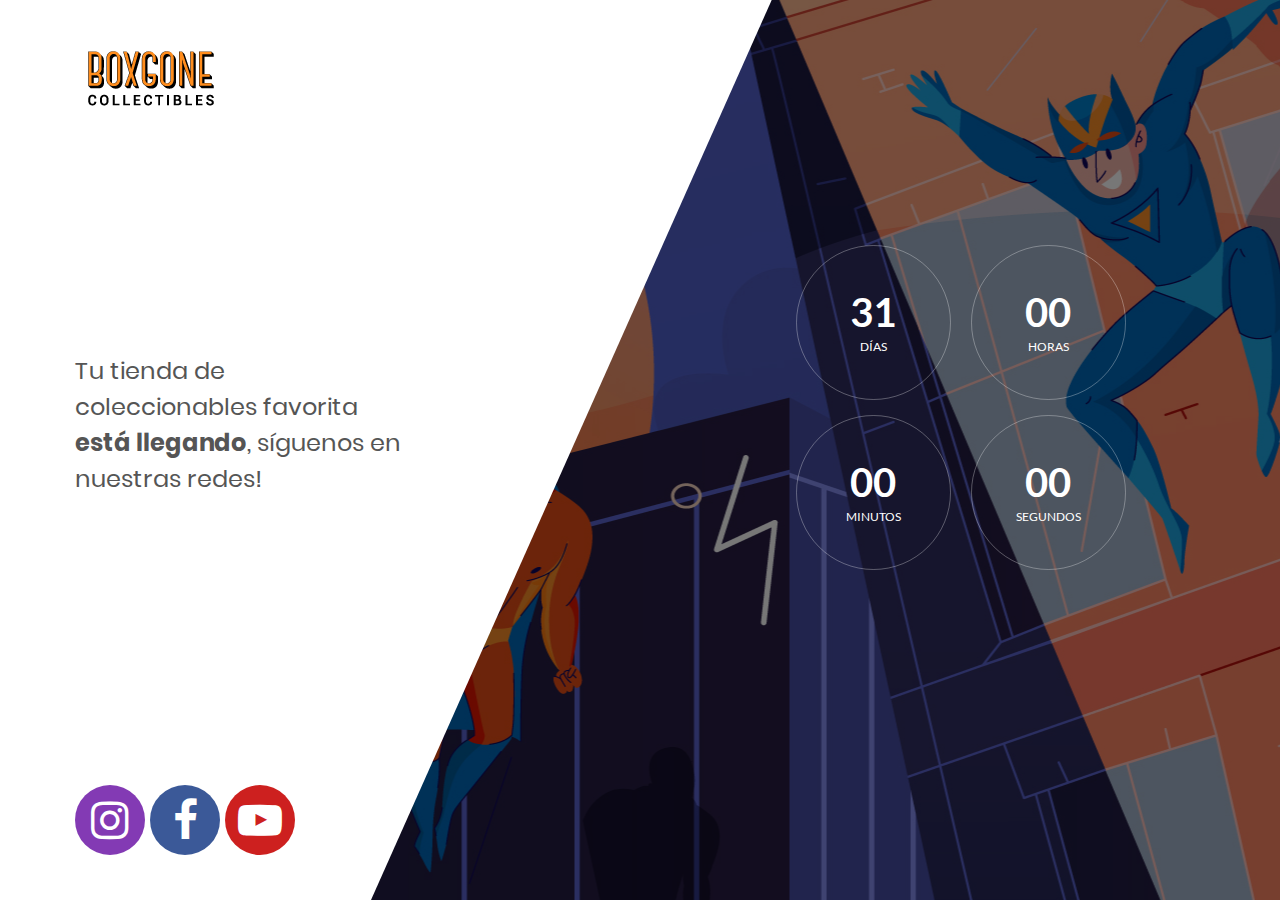
<file: index.html>
<!DOCTYPE html>
<html lang="en">
<head>
	<title>Boxgone Collectibles - Coming soon</title>
	<meta charset="UTF-8">
	<meta name="viewport" content="width=device-width, initial-scale=1">
<!--===============================================================================================-->	
	<link rel="icon" type="image/png" href="images/icons/favicon.ico"/>
<!--===============================================================================================-->
	<link rel="stylesheet" type="text/css" href="vendor/bootstrap/css/bootstrap.min.css">
<!--===============================================================================================-->
	<link rel="stylesheet" type="text/css" href="fonts/font-awesome-4.7.0/css/font-awesome.min.css">
<!--===============================================================================================-->
	<link rel="stylesheet" type="text/css" href="vendor/animate/animate.css">
<!--===============================================================================================-->
	<link rel="stylesheet" type="text/css" href="vendor/select2/select2.min.css">
<!--===============================================================================================-->
	<link rel="stylesheet" type="text/css" href="css/util.css">
	<link rel="stylesheet" type="text/css" href="css/main.css">
<!--===============================================================================================-->
</head>
<body>
	
	
	<div class="size1 bg0 where1-parent">
		<!-- Coutdown -->
		<div class="flex-c-m bg-img1 size2 where1 overlay1 where2 respon2" style="background-image: url('images/bg01.jpg');">
			<div class="wsize2 flex-w flex-c-m cd100 js-tilt">
				<div class="flex-col-c-m size6 bor2 m-l-10 m-r-10 m-t-15">
					<span class="l2-txt1 p-b-9 days">35</span>
					<span class="s2-txt4">Días</span>
				</div>

				<div class="flex-col-c-m size6 bor2 m-l-10 m-r-10 m-t-15">
					<span class="l2-txt1 p-b-9 hours">17</span>
					<span class="s2-txt4">Horas</span>
				</div>

				<div class="flex-col-c-m size6 bor2 m-l-10 m-r-10 m-t-15">
					<span class="l2-txt1 p-b-9 minutes">50</span>
					<span class="s2-txt4">Minutos</span>
				</div>

				<div class="flex-col-c-m size6 bor2 m-l-10 m-r-10 m-t-15">
					<span class="l2-txt1 p-b-9 seconds">39</span>
					<span class="s2-txt4">Segundos</span>
				</div>
			</div>
		</div>
		
		<!-- Form -->
		<div class="size3 flex-col-sb flex-w p-l-75 p-r-75 p-t-45 p-b-45 respon1">
			<div class="wrap-pic1">
				<img src="images/icons/logo.png" alt="LOGO">
			</div>

			<div class="p-t-50 p-b-60">
				<p class="m1-txt1 p-b-36">
					Tu tienda de coleccionables favorita <span class="m1-txt2">está llegando</span>, síguenos en nuestras redes!
				</p>
			</div>

			<div class="flex-w">

				<a href="https://www.instagram.com/boxgone/" class="flex-c-m size7 bg6 how1 trans-04 m-r-5">
					<i class="fa fa-instagram fa-2x"></i>
				</a>

				<a href="https://fb.me/BoxgoneCollectibles" class="flex-c-m size7 bg3 how1 trans-04 m-r-5">
					<i class="fa fa-facebook-f fa-2x"></i>
				</a>

				<a href="https://www.youtube.com/channel/UC7wvodFBZAhoakdTy2173Yw" class="flex-c-m size7 bg5 how1 trans-04 m-r-5">
					<i class="fa fa-youtube-play fa-2x"></i>
				</a>
			</div>
		</div>
	</div>



	

<!--===============================================================================================-->	
	<script src="vendor/jquery/jquery-3.2.1.min.js"></script>
<!--===============================================================================================-->
	<script src="vendor/bootstrap/js/popper.js"></script>
	<script src="vendor/bootstrap/js/bootstrap.min.js"></script>
<!--===============================================================================================-->
	<script src="vendor/select2/select2.min.js"></script>
<!--===============================================================================================-->
	<script src="vendor/countdowntime/moment.min.js"></script>
	<script src="vendor/countdowntime/moment-timezone.min.js"></script>
	<script src="vendor/countdowntime/moment-timezone-with-data.min.js"></script>
	<script src="vendor/countdowntime/countdowntime.js"></script>
	<script>
		$('.cd100').countdown100({
			/*Set Endtime here*/
			/*Endtime must be > current time*/
			endtimeYear: 2021,
			endtimeMonth: 10,
			endtimeDate: 31,
			endtimeHours: 0,
			endtimeMinutes: 0,
			endtimeSeconds: 0,
			timeZone: "" 
			// ex:  timeZone: "America/New_York"
			//go to " http://momentjs.com/timezone/ " to get timezone
		});
	</script>
<!--===============================================================================================-->
	<script src="vendor/tilt/tilt.jquery.min.js"></script>
	<script >
		$('.js-tilt').tilt({
			scale: 1.1
		})
	</script>
<!--===============================================================================================-->
	<script src="js/main.js"></script>

</body>
</html>
</file>
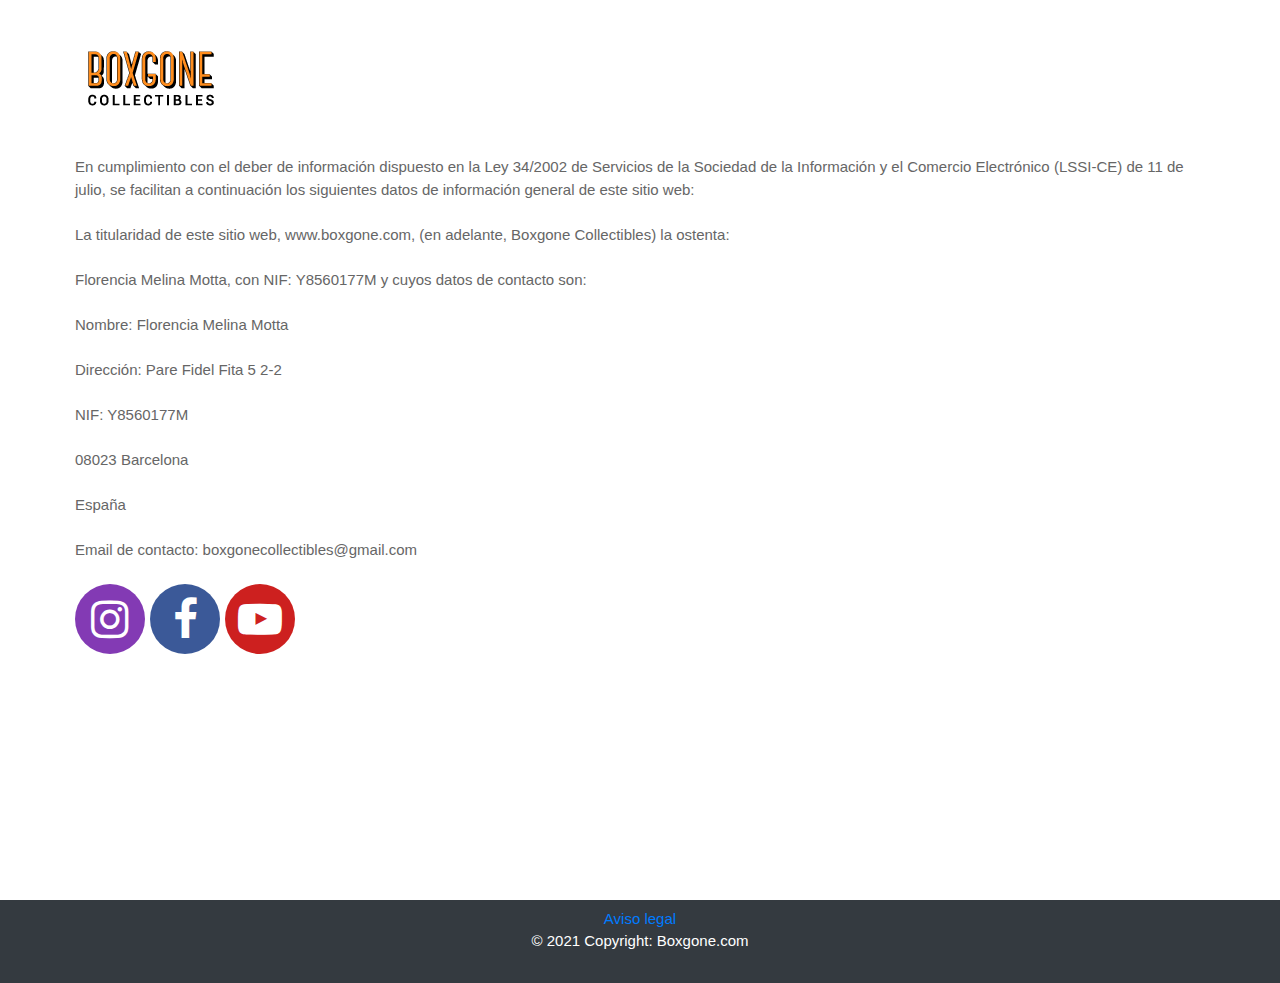
<file: legal.html>
<!DOCTYPE html>
<html lang="en">
<head>
	<title>Boxgone Collectibles - Coming soon</title>
	<meta charset="UTF-8">
	<meta name="viewport" content="width=device-width, initial-scale=1">
<!--===============================================================================================-->	
	<link rel="icon" type="image/png" href="images/icons/favicon.ico"/>
<!--===============================================================================================-->
	<link rel="stylesheet" type="text/css" href="vendor/bootstrap/css/bootstrap.min.css">
<!--===============================================================================================-->
	<link rel="stylesheet" type="text/css" href="fonts/font-awesome-4.7.0/css/font-awesome.min.css">
<!--===============================================================================================-->
	<link rel="stylesheet" type="text/css" href="vendor/animate/animate.css">
<!--===============================================================================================-->
	<link rel="stylesheet" type="text/css" href="vendor/select2/select2.min.css">
<!--===============================================================================================-->
	<link rel="stylesheet" type="text/css" href="css/util.css">
	<link rel="stylesheet" type="text/css" href="css/main.css">
<!--===============================================================================================-->
</head>
<body>
	
	
	<div class="size1 bg0 where1-parent">
		
		
		<!-- Form -->
		<div class=" p-l-75 p-r-75 p-t-45 p-b-45">
			<div class="wrap-pic1">
				<a href=index.html><img src="images/icons/logo.png" alt="LOGO"></a>
			</div>

			<div>
				
            <p class="m1-txt3">
                <br><br>
				En cumplimiento con el deber de información dispuesto en la Ley 34/2002 de Servicios de la Sociedad de la Información y el Comercio Electrónico (LSSI-CE) de 11 de julio, se facilitan a continuación los siguientes datos de información general de este sitio web:
                <br><br>
                La titularidad de este sitio web, www.boxgone.com, (en adelante, Boxgone Collectibles) la ostenta: 
                <br><br>
                Florencia Melina Motta, con NIF: Y8560177M y cuyos datos de contacto son:<br><br>
                Nombre: Florencia Melina Motta<br><br>
                Dirección: Pare Fidel Fita 5 2-2<br><br>
                NIF: Y8560177M<br><br>
                08023 Barcelona<br><br>
                España<br><br>
                Email de contacto: boxgonecollectibles@gmail.com
                <br><br>
                </p>
			</div>

			<div class="flex-w">

				<a href="https://www.instagram.com/boxgone/" class="flex-c-m size7 bg6 how1 trans-04 m-r-5">
					<i class="fa fa-instagram fa-2x"></i>
				</a>

				<a href="https://fb.me/BoxgoneCollectibles" class="flex-c-m size7 bg3 how1 trans-04 m-r-5">
					<i class="fa fa-facebook-f fa-2x"></i>
				</a>

				<a href="https://www.youtube.com/channel/UC7wvodFBZAhoakdTy2173Yw" class="flex-c-m size7 bg5 how1 trans-04 m-r-5">
					<i class="fa fa-youtube-play fa-2x"></i>
				</a>
			</div>
		</div>
	</div>

	<footer class="bg-dark text-center text-white">
		<!-- Grid container -->
		<div class="container p-2 pb-0">
		  <!-- Section: Social media -->
		  <section class="mb-4">
			<a href=legal.html>Aviso legal </a>
		<!-- Grid container -->
	  
		<!-- Copyright -->
		<p>© 2021 Copyright: Boxgone.com </p>  
		</div>
		<!-- Copyright -->
	  </footer>

	

<!--===============================================================================================-->	
	<script src="vendor/jquery/jquery-3.2.1.min.js"></script>
<!--===============================================================================================-->
	<script src="vendor/bootstrap/js/popper.js"></script>
	<script src="vendor/bootstrap/js/bootstrap.min.js"></script>
<!--===============================================================================================-->
	<script src="vendor/select2/select2.min.js"></script>
<!--===============================================================================================-->
	<script src="vendor/countdowntime/moment.min.js"></script>
	<script src="vendor/countdowntime/moment-timezone.min.js"></script>
	<script src="vendor/countdowntime/moment-timezone-with-data.min.js"></script>
	<script src="vendor/countdowntime/countdowntime.js"></script>
	<script>
		$('.cd100').countdown100({
			/*Set Endtime here*/
			/*Endtime must be > current time*/
			endtimeYear: 2021,
			endtimeMonth: 10,
			endtimeDate: 31,
			endtimeHours: 0,
			endtimeMinutes: 0,
			endtimeSeconds: 0,
			timeZone: "" 
			// ex:  timeZone: "America/New_York"
			//go to " http://momentjs.com/timezone/ " to get timezone
		});
	</script>
<!--===============================================================================================-->
	<script src="vendor/tilt/tilt.jquery.min.js"></script>
	<script >
		$('.js-tilt').tilt({
			scale: 1.1
		})
	</script>
<!--===============================================================================================-->
	<script src="js/main.js"></script>

</body>
</html>
</file>
<file: css/util.css>
/*//////////////////////////////////////////////////////////////////
[ REBOOT ]*/
*, *:before, *:after {
	margin: 0px; 
	padding: 0px; 
	-webkit-box-sizing: border-box;
	-moz-box-sizing: border-box;
	box-sizing: border-box;
}

body, html {
	font-family: Arial, sans-serif;
	font-size: 15px;
	color: #666666;

	height: 100%;
	background-color: #fff;
	-webkit-box-sizing: border-box;
	-moz-box-sizing: border-box;
	box-sizing: border-box;
}

/*---------------------------------------------*/
a:focus {outline: none;}
a:hover {text-decoration: none;}

/* ------------------------------------ */
h1,h2,h3,h4,h5,h6,p {margin: 0px;}

ul, li {
	margin: 0px;
	list-style-type: none;
}


/* ------------------------------------ */
input, textarea, label {
	display: block;
	outline: none;
	border: none;
}

/* ------------------------------------ */
button {
	outline: none;
	border: none;
	background: transparent;
	cursor: pointer;
}
button:focus {outline: none;}

iframe {border: none;}


/*//////////////////////////////////////////////////////////////////
[ FONT SIZE ]*/
.fs-1 {font-size: 1px;}
.fs-2 {font-size: 2px;}
.fs-3 {font-size: 3px;}
.fs-4 {font-size: 4px;}
.fs-5 {font-size: 5px;}
.fs-6 {font-size: 6px;}
.fs-7 {font-size: 7px;}
.fs-8 {font-size: 8px;}
.fs-9 {font-size: 9px;}
.fs-10 {font-size: 10px;}
.fs-11 {font-size: 11px;}
.fs-12 {font-size: 12px;}
.fs-13 {font-size: 13px;}
.fs-14 {font-size: 14px;}
.fs-15 {font-size: 15px;}
.fs-16 {font-size: 16px;}
.fs-17 {font-size: 17px;}
.fs-18 {font-size: 18px;}
.fs-19 {font-size: 19px;}
.fs-20 {font-size: 20px;}
.fs-21 {font-size: 21px;}
.fs-22 {font-size: 22px;}
.fs-23 {font-size: 23px;}
.fs-24 {font-size: 24px;}
.fs-25 {font-size: 25px;}
.fs-26 {font-size: 26px;}
.fs-27 {font-size: 27px;}
.fs-28 {font-size: 28px;}
.fs-29 {font-size: 29px;}
.fs-30 {font-size: 30px;}
.fs-31 {font-size: 31px;}
.fs-32 {font-size: 32px;}
.fs-33 {font-size: 33px;}
.fs-34 {font-size: 34px;}
.fs-35 {font-size: 35px;}
.fs-36 {font-size: 36px;}
.fs-37 {font-size: 37px;}
.fs-38 {font-size: 38px;}
.fs-39 {font-size: 39px;}
.fs-40 {font-size: 40px;}
.fs-41 {font-size: 41px;}
.fs-42 {font-size: 42px;}
.fs-43 {font-size: 43px;}
.fs-44 {font-size: 44px;}
.fs-45 {font-size: 45px;}
.fs-46 {font-size: 46px;}
.fs-47 {font-size: 47px;}
.fs-48 {font-size: 48px;}
.fs-49 {font-size: 49px;}
.fs-50 {font-size: 50px;}
.fs-51 {font-size: 51px;}
.fs-52 {font-size: 52px;}
.fs-53 {font-size: 53px;}
.fs-54 {font-size: 54px;}
.fs-55 {font-size: 55px;}
.fs-56 {font-size: 56px;}
.fs-57 {font-size: 57px;}
.fs-58 {font-size: 58px;}
.fs-59 {font-size: 59px;}
.fs-60 {font-size: 60px;}
.fs-61 {font-size: 61px;}
.fs-62 {font-size: 62px;}
.fs-63 {font-size: 63px;}
.fs-64 {font-size: 64px;}
.fs-65 {font-size: 65px;}
.fs-66 {font-size: 66px;}
.fs-67 {font-size: 67px;}
.fs-68 {font-size: 68px;}
.fs-69 {font-size: 69px;}
.fs-70 {font-size: 70px;}
.fs-71 {font-size: 71px;}
.fs-72 {font-size: 72px;}
.fs-73 {font-size: 73px;}
.fs-74 {font-size: 74px;}
.fs-75 {font-size: 75px;}
.fs-76 {font-size: 76px;}
.fs-77 {font-size: 77px;}
.fs-78 {font-size: 78px;}
.fs-79 {font-size: 79px;}
.fs-80 {font-size: 80px;}
.fs-81 {font-size: 81px;}
.fs-82 {font-size: 82px;}
.fs-83 {font-size: 83px;}
.fs-84 {font-size: 84px;}
.fs-85 {font-size: 85px;}
.fs-86 {font-size: 86px;}
.fs-87 {font-size: 87px;}
.fs-88 {font-size: 88px;}
.fs-89 {font-size: 89px;}
.fs-90 {font-size: 90px;}
.fs-91 {font-size: 91px;}
.fs-92 {font-size: 92px;}
.fs-93 {font-size: 93px;}
.fs-94 {font-size: 94px;}
.fs-95 {font-size: 95px;}
.fs-96 {font-size: 96px;}
.fs-97 {font-size: 97px;}
.fs-98 {font-size: 98px;}
.fs-99 {font-size: 99px;}
.fs-100 {font-size: 100px;}
.fs-101 {font-size: 101px;}
.fs-102 {font-size: 102px;}
.fs-103 {font-size: 103px;}
.fs-104 {font-size: 104px;}
.fs-105 {font-size: 105px;}
.fs-106 {font-size: 106px;}
.fs-107 {font-size: 107px;}
.fs-108 {font-size: 108px;}
.fs-109 {font-size: 109px;}
.fs-110 {font-size: 110px;}
.fs-111 {font-size: 111px;}
.fs-112 {font-size: 112px;}
.fs-113 {font-size: 113px;}
.fs-114 {font-size: 114px;}
.fs-115 {font-size: 115px;}
.fs-116 {font-size: 116px;}
.fs-117 {font-size: 117px;}
.fs-118 {font-size: 118px;}
.fs-119 {font-size: 119px;}
.fs-120 {font-size: 120px;}
.fs-121 {font-size: 121px;}
.fs-122 {font-size: 122px;}
.fs-123 {font-size: 123px;}
.fs-124 {font-size: 124px;}
.fs-125 {font-size: 125px;}
.fs-126 {font-size: 126px;}
.fs-127 {font-size: 127px;}
.fs-128 {font-size: 128px;}
.fs-129 {font-size: 129px;}
.fs-130 {font-size: 130px;}
.fs-131 {font-size: 131px;}
.fs-132 {font-size: 132px;}
.fs-133 {font-size: 133px;}
.fs-134 {font-size: 134px;}
.fs-135 {font-size: 135px;}
.fs-136 {font-size: 136px;}
.fs-137 {font-size: 137px;}
.fs-138 {font-size: 138px;}
.fs-139 {font-size: 139px;}
.fs-140 {font-size: 140px;}
.fs-141 {font-size: 141px;}
.fs-142 {font-size: 142px;}
.fs-143 {font-size: 143px;}
.fs-144 {font-size: 144px;}
.fs-145 {font-size: 145px;}
.fs-146 {font-size: 146px;}
.fs-147 {font-size: 147px;}
.fs-148 {font-size: 148px;}
.fs-149 {font-size: 149px;}
.fs-150 {font-size: 150px;}
.fs-151 {font-size: 151px;}
.fs-152 {font-size: 152px;}
.fs-153 {font-size: 153px;}
.fs-154 {font-size: 154px;}
.fs-155 {font-size: 155px;}
.fs-156 {font-size: 156px;}
.fs-157 {font-size: 157px;}
.fs-158 {font-size: 158px;}
.fs-159 {font-size: 159px;}
.fs-160 {font-size: 160px;}
.fs-161 {font-size: 161px;}
.fs-162 {font-size: 162px;}
.fs-163 {font-size: 163px;}
.fs-164 {font-size: 164px;}
.fs-165 {font-size: 165px;}
.fs-166 {font-size: 166px;}
.fs-167 {font-size: 167px;}
.fs-168 {font-size: 168px;}
.fs-169 {font-size: 169px;}
.fs-170 {font-size: 170px;}
.fs-171 {font-size: 171px;}
.fs-172 {font-size: 172px;}
.fs-173 {font-size: 173px;}
.fs-174 {font-size: 174px;}
.fs-175 {font-size: 175px;}
.fs-176 {font-size: 176px;}
.fs-177 {font-size: 177px;}
.fs-178 {font-size: 178px;}
.fs-179 {font-size: 179px;}
.fs-180 {font-size: 180px;}
.fs-181 {font-size: 181px;}
.fs-182 {font-size: 182px;}
.fs-183 {font-size: 183px;}
.fs-184 {font-size: 184px;}
.fs-185 {font-size: 185px;}
.fs-186 {font-size: 186px;}
.fs-187 {font-size: 187px;}
.fs-188 {font-size: 188px;}
.fs-189 {font-size: 189px;}
.fs-190 {font-size: 190px;}
.fs-191 {font-size: 191px;}
.fs-192 {font-size: 192px;}
.fs-193 {font-size: 193px;}
.fs-194 {font-size: 194px;}
.fs-195 {font-size: 195px;}
.fs-196 {font-size: 196px;}
.fs-197 {font-size: 197px;}
.fs-198 {font-size: 198px;}
.fs-199 {font-size: 199px;}
.fs-200 {font-size: 200px;}

/*//////////////////////////////////////////////////////////////////
[ PADDING ]*/
.p-t-0 {padding-top: 0px;}
.p-t-1 {padding-top: 1px;}
.p-t-2 {padding-top: 2px;}
.p-t-3 {padding-top: 3px;}
.p-t-4 {padding-top: 4px;}
.p-t-5 {padding-top: 5px;}
.p-t-6 {padding-top: 6px;}
.p-t-7 {padding-top: 7px;}
.p-t-8 {padding-top: 8px;}
.p-t-9 {padding-top: 9px;}
.p-t-10 {padding-top: 10px;}
.p-t-11 {padding-top: 11px;}
.p-t-12 {padding-top: 12px;}
.p-t-13 {padding-top: 13px;}
.p-t-14 {padding-top: 14px;}
.p-t-15 {padding-top: 15px;}
.p-t-16 {padding-top: 16px;}
.p-t-17 {padding-top: 17px;}
.p-t-18 {padding-top: 18px;}
.p-t-19 {padding-top: 19px;}
.p-t-20 {padding-top: 20px;}
.p-t-21 {padding-top: 21px;}
.p-t-22 {padding-top: 22px;}
.p-t-23 {padding-top: 23px;}
.p-t-24 {padding-top: 24px;}
.p-t-25 {padding-top: 25px;}
.p-t-26 {padding-top: 26px;}
.p-t-27 {padding-top: 27px;}
.p-t-28 {padding-top: 28px;}
.p-t-29 {padding-top: 29px;}
.p-t-30 {padding-top: 30px;}
.p-t-31 {padding-top: 31px;}
.p-t-32 {padding-top: 32px;}
.p-t-33 {padding-top: 33px;}
.p-t-34 {padding-top: 34px;}
.p-t-35 {padding-top: 35px;}
.p-t-36 {padding-top: 36px;}
.p-t-37 {padding-top: 37px;}
.p-t-38 {padding-top: 38px;}
.p-t-39 {padding-top: 39px;}
.p-t-40 {padding-top: 40px;}
.p-t-41 {padding-top: 41px;}
.p-t-42 {padding-top: 42px;}
.p-t-43 {padding-top: 43px;}
.p-t-44 {padding-top: 44px;}
.p-t-45 {padding-top: 45px;}
.p-t-46 {padding-top: 46px;}
.p-t-47 {padding-top: 47px;}
.p-t-48 {padding-top: 48px;}
.p-t-49 {padding-top: 49px;}
.p-t-50 {padding-top: 50px;}
.p-t-51 {padding-top: 51px;}
.p-t-52 {padding-top: 52px;}
.p-t-53 {padding-top: 53px;}
.p-t-54 {padding-top: 54px;}
.p-t-55 {padding-top: 55px;}
.p-t-56 {padding-top: 56px;}
.p-t-57 {padding-top: 57px;}
.p-t-58 {padding-top: 58px;}
.p-t-59 {padding-top: 59px;}
.p-t-60 {padding-top: 60px;}
.p-t-61 {padding-top: 61px;}
.p-t-62 {padding-top: 62px;}
.p-t-63 {padding-top: 63px;}
.p-t-64 {padding-top: 64px;}
.p-t-65 {padding-top: 65px;}
.p-t-66 {padding-top: 66px;}
.p-t-67 {padding-top: 67px;}
.p-t-68 {padding-top: 68px;}
.p-t-69 {padding-top: 69px;}
.p-t-70 {padding-top: 70px;}
.p-t-71 {padding-top: 71px;}
.p-t-72 {padding-top: 72px;}
.p-t-73 {padding-top: 73px;}
.p-t-74 {padding-top: 74px;}
.p-t-75 {padding-top: 75px;}
.p-t-76 {padding-top: 76px;}
.p-t-77 {padding-top: 77px;}
.p-t-78 {padding-top: 78px;}
.p-t-79 {padding-top: 79px;}
.p-t-80 {padding-top: 80px;}
.p-t-81 {padding-top: 81px;}
.p-t-82 {padding-top: 82px;}
.p-t-83 {padding-top: 83px;}
.p-t-84 {padding-top: 84px;}
.p-t-85 {padding-top: 85px;}
.p-t-86 {padding-top: 86px;}
.p-t-87 {padding-top: 87px;}
.p-t-88 {padding-top: 88px;}
.p-t-89 {padding-top: 89px;}
.p-t-90 {padding-top: 90px;}
.p-t-91 {padding-top: 91px;}
.p-t-92 {padding-top: 92px;}
.p-t-93 {padding-top: 93px;}
.p-t-94 {padding-top: 94px;}
.p-t-95 {padding-top: 95px;}
.p-t-96 {padding-top: 96px;}
.p-t-97 {padding-top: 97px;}
.p-t-98 {padding-top: 98px;}
.p-t-99 {padding-top: 99px;}
.p-t-100 {padding-top: 100px;}
.p-t-101 {padding-top: 101px;}
.p-t-102 {padding-top: 102px;}
.p-t-103 {padding-top: 103px;}
.p-t-104 {padding-top: 104px;}
.p-t-105 {padding-top: 105px;}
.p-t-106 {padding-top: 106px;}
.p-t-107 {padding-top: 107px;}
.p-t-108 {padding-top: 108px;}
.p-t-109 {padding-top: 109px;}
.p-t-110 {padding-top: 110px;}
.p-t-111 {padding-top: 111px;}
.p-t-112 {padding-top: 112px;}
.p-t-113 {padding-top: 113px;}
.p-t-114 {padding-top: 114px;}
.p-t-115 {padding-top: 115px;}
.p-t-116 {padding-top: 116px;}
.p-t-117 {padding-top: 117px;}
.p-t-118 {padding-top: 118px;}
.p-t-119 {padding-top: 119px;}
.p-t-120 {padding-top: 120px;}
.p-t-121 {padding-top: 121px;}
.p-t-122 {padding-top: 122px;}
.p-t-123 {padding-top: 123px;}
.p-t-124 {padding-top: 124px;}
.p-t-125 {padding-top: 125px;}
.p-t-126 {padding-top: 126px;}
.p-t-127 {padding-top: 127px;}
.p-t-128 {padding-top: 128px;}
.p-t-129 {padding-top: 129px;}
.p-t-130 {padding-top: 130px;}
.p-t-131 {padding-top: 131px;}
.p-t-132 {padding-top: 132px;}
.p-t-133 {padding-top: 133px;}
.p-t-134 {padding-top: 134px;}
.p-t-135 {padding-top: 135px;}
.p-t-136 {padding-top: 136px;}
.p-t-137 {padding-top: 137px;}
.p-t-138 {padding-top: 138px;}
.p-t-139 {padding-top: 139px;}
.p-t-140 {padding-top: 140px;}
.p-t-141 {padding-top: 141px;}
.p-t-142 {padding-top: 142px;}
.p-t-143 {padding-top: 143px;}
.p-t-144 {padding-top: 144px;}
.p-t-145 {padding-top: 145px;}
.p-t-146 {padding-top: 146px;}
.p-t-147 {padding-top: 147px;}
.p-t-148 {padding-top: 148px;}
.p-t-149 {padding-top: 149px;}
.p-t-150 {padding-top: 150px;}
.p-t-151 {padding-top: 151px;}
.p-t-152 {padding-top: 152px;}
.p-t-153 {padding-top: 153px;}
.p-t-154 {padding-top: 154px;}
.p-t-155 {padding-top: 155px;}
.p-t-156 {padding-top: 156px;}
.p-t-157 {padding-top: 157px;}
.p-t-158 {padding-top: 158px;}
.p-t-159 {padding-top: 159px;}
.p-t-160 {padding-top: 160px;}
.p-t-161 {padding-top: 161px;}
.p-t-162 {padding-top: 162px;}
.p-t-163 {padding-top: 163px;}
.p-t-164 {padding-top: 164px;}
.p-t-165 {padding-top: 165px;}
.p-t-166 {padding-top: 166px;}
.p-t-167 {padding-top: 167px;}
.p-t-168 {padding-top: 168px;}
.p-t-169 {padding-top: 169px;}
.p-t-170 {padding-top: 170px;}
.p-t-171 {padding-top: 171px;}
.p-t-172 {padding-top: 172px;}
.p-t-173 {padding-top: 173px;}
.p-t-174 {padding-top: 174px;}
.p-t-175 {padding-top: 175px;}
.p-t-176 {padding-top: 176px;}
.p-t-177 {padding-top: 177px;}
.p-t-178 {padding-top: 178px;}
.p-t-179 {padding-top: 179px;}
.p-t-180 {padding-top: 180px;}
.p-t-181 {padding-top: 181px;}
.p-t-182 {padding-top: 182px;}
.p-t-183 {padding-top: 183px;}
.p-t-184 {padding-top: 184px;}
.p-t-185 {padding-top: 185px;}
.p-t-186 {padding-top: 186px;}
.p-t-187 {padding-top: 187px;}
.p-t-188 {padding-top: 188px;}
.p-t-189 {padding-top: 189px;}
.p-t-190 {padding-top: 190px;}
.p-t-191 {padding-top: 191px;}
.p-t-192 {padding-top: 192px;}
.p-t-193 {padding-top: 193px;}
.p-t-194 {padding-top: 194px;}
.p-t-195 {padding-top: 195px;}
.p-t-196 {padding-top: 196px;}
.p-t-197 {padding-top: 197px;}
.p-t-198 {padding-top: 198px;}
.p-t-199 {padding-top: 199px;}
.p-t-200 {padding-top: 200px;}
.p-t-201 {padding-top: 201px;}
.p-t-202 {padding-top: 202px;}
.p-t-203 {padding-top: 203px;}
.p-t-204 {padding-top: 204px;}
.p-t-205 {padding-top: 205px;}
.p-t-206 {padding-top: 206px;}
.p-t-207 {padding-top: 207px;}
.p-t-208 {padding-top: 208px;}
.p-t-209 {padding-top: 209px;}
.p-t-210 {padding-top: 210px;}
.p-t-211 {padding-top: 211px;}
.p-t-212 {padding-top: 212px;}
.p-t-213 {padding-top: 213px;}
.p-t-214 {padding-top: 214px;}
.p-t-215 {padding-top: 215px;}
.p-t-216 {padding-top: 216px;}
.p-t-217 {padding-top: 217px;}
.p-t-218 {padding-top: 218px;}
.p-t-219 {padding-top: 219px;}
.p-t-220 {padding-top: 220px;}
.p-t-221 {padding-top: 221px;}
.p-t-222 {padding-top: 222px;}
.p-t-223 {padding-top: 223px;}
.p-t-224 {padding-top: 224px;}
.p-t-225 {padding-top: 225px;}
.p-t-226 {padding-top: 226px;}
.p-t-227 {padding-top: 227px;}
.p-t-228 {padding-top: 228px;}
.p-t-229 {padding-top: 229px;}
.p-t-230 {padding-top: 230px;}
.p-t-231 {padding-top: 231px;}
.p-t-232 {padding-top: 232px;}
.p-t-233 {padding-top: 233px;}
.p-t-234 {padding-top: 234px;}
.p-t-235 {padding-top: 235px;}
.p-t-236 {padding-top: 236px;}
.p-t-237 {padding-top: 237px;}
.p-t-238 {padding-top: 238px;}
.p-t-239 {padding-top: 239px;}
.p-t-240 {padding-top: 240px;}
.p-t-241 {padding-top: 241px;}
.p-t-242 {padding-top: 242px;}
.p-t-243 {padding-top: 243px;}
.p-t-244 {padding-top: 244px;}
.p-t-245 {padding-top: 245px;}
.p-t-246 {padding-top: 246px;}
.p-t-247 {padding-top: 247px;}
.p-t-248 {padding-top: 248px;}
.p-t-249 {padding-top: 249px;}
.p-t-250 {padding-top: 250px;}
.p-b-0 {padding-bottom: 0px;}
.p-b-1 {padding-bottom: 1px;}
.p-b-2 {padding-bottom: 2px;}
.p-b-3 {padding-bottom: 3px;}
.p-b-4 {padding-bottom: 4px;}
.p-b-5 {padding-bottom: 5px;}
.p-b-6 {padding-bottom: 6px;}
.p-b-7 {padding-bottom: 7px;}
.p-b-8 {padding-bottom: 8px;}
.p-b-9 {padding-bottom: 9px;}
.p-b-10 {padding-bottom: 10px;}
.p-b-11 {padding-bottom: 11px;}
.p-b-12 {padding-bottom: 12px;}
.p-b-13 {padding-bottom: 13px;}
.p-b-14 {padding-bottom: 14px;}
.p-b-15 {padding-bottom: 15px;}
.p-b-16 {padding-bottom: 16px;}
.p-b-17 {padding-bottom: 17px;}
.p-b-18 {padding-bottom: 18px;}
.p-b-19 {padding-bottom: 19px;}
.p-b-20 {padding-bottom: 20px;}
.p-b-21 {padding-bottom: 21px;}
.p-b-22 {padding-bottom: 22px;}
.p-b-23 {padding-bottom: 23px;}
.p-b-24 {padding-bottom: 24px;}
.p-b-25 {padding-bottom: 25px;}
.p-b-26 {padding-bottom: 26px;}
.p-b-27 {padding-bottom: 27px;}
.p-b-28 {padding-bottom: 28px;}
.p-b-29 {padding-bottom: 29px;}
.p-b-30 {padding-bottom: 30px;}
.p-b-31 {padding-bottom: 31px;}
.p-b-32 {padding-bottom: 32px;}
.p-b-33 {padding-bottom: 33px;}
.p-b-34 {padding-bottom: 34px;}
.p-b-35 {padding-bottom: 35px;}
.p-b-36 {padding-bottom: 36px;}
.p-b-37 {padding-bottom: 37px;}
.p-b-38 {padding-bottom: 38px;}
.p-b-39 {padding-bottom: 39px;}
.p-b-40 {padding-bottom: 40px;}
.p-b-41 {padding-bottom: 41px;}
.p-b-42 {padding-bottom: 42px;}
.p-b-43 {padding-bottom: 43px;}
.p-b-44 {padding-bottom: 44px;}
.p-b-45 {padding-bottom: 45px;}
.p-b-46 {padding-bottom: 46px;}
.p-b-47 {padding-bottom: 47px;}
.p-b-48 {padding-bottom: 48px;}
.p-b-49 {padding-bottom: 49px;}
.p-b-50 {padding-bottom: 50px;}
.p-b-51 {padding-bottom: 51px;}
.p-b-52 {padding-bottom: 52px;}
.p-b-53 {padding-bottom: 53px;}
.p-b-54 {padding-bottom: 54px;}
.p-b-55 {padding-bottom: 55px;}
.p-b-56 {padding-bottom: 56px;}
.p-b-57 {padding-bottom: 57px;}
.p-b-58 {padding-bottom: 58px;}
.p-b-59 {padding-bottom: 59px;}
.p-b-60 {padding-bottom: 60px;}
.p-b-61 {padding-bottom: 61px;}
.p-b-62 {padding-bottom: 62px;}
.p-b-63 {padding-bottom: 63px;}
.p-b-64 {padding-bottom: 64px;}
.p-b-65 {padding-bottom: 65px;}
.p-b-66 {padding-bottom: 66px;}
.p-b-67 {padding-bottom: 67px;}
.p-b-68 {padding-bottom: 68px;}
.p-b-69 {padding-bottom: 69px;}
.p-b-70 {padding-bottom: 70px;}
.p-b-71 {padding-bottom: 71px;}
.p-b-72 {padding-bottom: 72px;}
.p-b-73 {padding-bottom: 73px;}
.p-b-74 {padding-bottom: 74px;}
.p-b-75 {padding-bottom: 75px;}
.p-b-76 {padding-bottom: 76px;}
.p-b-77 {padding-bottom: 77px;}
.p-b-78 {padding-bottom: 78px;}
.p-b-79 {padding-bottom: 79px;}
.p-b-80 {padding-bottom: 80px;}
.p-b-81 {padding-bottom: 81px;}
.p-b-82 {padding-bottom: 82px;}
.p-b-83 {padding-bottom: 83px;}
.p-b-84 {padding-bottom: 84px;}
.p-b-85 {padding-bottom: 85px;}
.p-b-86 {padding-bottom: 86px;}
.p-b-87 {padding-bottom: 87px;}
.p-b-88 {padding-bottom: 88px;}
.p-b-89 {padding-bottom: 89px;}
.p-b-90 {padding-bottom: 90px;}
.p-b-91 {padding-bottom: 91px;}
.p-b-92 {padding-bottom: 92px;}
.p-b-93 {padding-bottom: 93px;}
.p-b-94 {padding-bottom: 94px;}
.p-b-95 {padding-bottom: 95px;}
.p-b-96 {padding-bottom: 96px;}
.p-b-97 {padding-bottom: 97px;}
.p-b-98 {padding-bottom: 98px;}
.p-b-99 {padding-bottom: 99px;}
.p-b-100 {padding-bottom: 100px;}
.p-b-101 {padding-bottom: 101px;}
.p-b-102 {padding-bottom: 102px;}
.p-b-103 {padding-bottom: 103px;}
.p-b-104 {padding-bottom: 104px;}
.p-b-105 {padding-bottom: 105px;}
.p-b-106 {padding-bottom: 106px;}
.p-b-107 {padding-bottom: 107px;}
.p-b-108 {padding-bottom: 108px;}
.p-b-109 {padding-bottom: 109px;}
.p-b-110 {padding-bottom: 110px;}
.p-b-111 {padding-bottom: 111px;}
.p-b-112 {padding-bottom: 112px;}
.p-b-113 {padding-bottom: 113px;}
.p-b-114 {padding-bottom: 114px;}
.p-b-115 {padding-bottom: 115px;}
.p-b-116 {padding-bottom: 116px;}
.p-b-117 {padding-bottom: 117px;}
.p-b-118 {padding-bottom: 118px;}
.p-b-119 {padding-bottom: 119px;}
.p-b-120 {padding-bottom: 120px;}
.p-b-121 {padding-bottom: 121px;}
.p-b-122 {padding-bottom: 122px;}
.p-b-123 {padding-bottom: 123px;}
.p-b-124 {padding-bottom: 124px;}
.p-b-125 {padding-bottom: 125px;}
.p-b-126 {padding-bottom: 126px;}
.p-b-127 {padding-bottom: 127px;}
.p-b-128 {padding-bottom: 128px;}
.p-b-129 {padding-bottom: 129px;}
.p-b-130 {padding-bottom: 130px;}
.p-b-131 {padding-bottom: 131px;}
.p-b-132 {padding-bottom: 132px;}
.p-b-133 {padding-bottom: 133px;}
.p-b-134 {padding-bottom: 134px;}
.p-b-135 {padding-bottom: 135px;}
.p-b-136 {padding-bottom: 136px;}
.p-b-137 {padding-bottom: 137px;}
.p-b-138 {padding-bottom: 138px;}
.p-b-139 {padding-bottom: 139px;}
.p-b-140 {padding-bottom: 140px;}
.p-b-141 {padding-bottom: 141px;}
.p-b-142 {padding-bottom: 142px;}
.p-b-143 {padding-bottom: 143px;}
.p-b-144 {padding-bottom: 144px;}
.p-b-145 {padding-bottom: 145px;}
.p-b-146 {padding-bottom: 146px;}
.p-b-147 {padding-bottom: 147px;}
.p-b-148 {padding-bottom: 148px;}
.p-b-149 {padding-bottom: 149px;}
.p-b-150 {padding-bottom: 150px;}
.p-b-151 {padding-bottom: 151px;}
.p-b-152 {padding-bottom: 152px;}
.p-b-153 {padding-bottom: 153px;}
.p-b-154 {padding-bottom: 154px;}
.p-b-155 {padding-bottom: 155px;}
.p-b-156 {padding-bottom: 156px;}
.p-b-157 {padding-bottom: 157px;}
.p-b-158 {padding-bottom: 158px;}
.p-b-159 {padding-bottom: 159px;}
.p-b-160 {padding-bottom: 160px;}
.p-b-161 {padding-bottom: 161px;}
.p-b-162 {padding-bottom: 162px;}
.p-b-163 {padding-bottom: 163px;}
.p-b-164 {padding-bottom: 164px;}
.p-b-165 {padding-bottom: 165px;}
.p-b-166 {padding-bottom: 166px;}
.p-b-167 {padding-bottom: 167px;}
.p-b-168 {padding-bottom: 168px;}
.p-b-169 {padding-bottom: 169px;}
.p-b-170 {padding-bottom: 170px;}
.p-b-171 {padding-bottom: 171px;}
.p-b-172 {padding-bottom: 172px;}
.p-b-173 {padding-bottom: 173px;}
.p-b-174 {padding-bottom: 174px;}
.p-b-175 {padding-bottom: 175px;}
.p-b-176 {padding-bottom: 176px;}
.p-b-177 {padding-bottom: 177px;}
.p-b-178 {padding-bottom: 178px;}
.p-b-179 {padding-bottom: 179px;}
.p-b-180 {padding-bottom: 180px;}
.p-b-181 {padding-bottom: 181px;}
.p-b-182 {padding-bottom: 182px;}
.p-b-183 {padding-bottom: 183px;}
.p-b-184 {padding-bottom: 184px;}
.p-b-185 {padding-bottom: 185px;}
.p-b-186 {padding-bottom: 186px;}
.p-b-187 {padding-bottom: 187px;}
.p-b-188 {padding-bottom: 188px;}
.p-b-189 {padding-bottom: 189px;}
.p-b-190 {padding-bottom: 190px;}
.p-b-191 {padding-bottom: 191px;}
.p-b-192 {padding-bottom: 192px;}
.p-b-193 {padding-bottom: 193px;}
.p-b-194 {padding-bottom: 194px;}
.p-b-195 {padding-bottom: 195px;}
.p-b-196 {padding-bottom: 196px;}
.p-b-197 {padding-bottom: 197px;}
.p-b-198 {padding-bottom: 198px;}
.p-b-199 {padding-bottom: 199px;}
.p-b-200 {padding-bottom: 200px;}
.p-b-201 {padding-bottom: 201px;}
.p-b-202 {padding-bottom: 202px;}
.p-b-203 {padding-bottom: 203px;}
.p-b-204 {padding-bottom: 204px;}
.p-b-205 {padding-bottom: 205px;}
.p-b-206 {padding-bottom: 206px;}
.p-b-207 {padding-bottom: 207px;}
.p-b-208 {padding-bottom: 208px;}
.p-b-209 {padding-bottom: 209px;}
.p-b-210 {padding-bottom: 210px;}
.p-b-211 {padding-bottom: 211px;}
.p-b-212 {padding-bottom: 212px;}
.p-b-213 {padding-bottom: 213px;}
.p-b-214 {padding-bottom: 214px;}
.p-b-215 {padding-bottom: 215px;}
.p-b-216 {padding-bottom: 216px;}
.p-b-217 {padding-bottom: 217px;}
.p-b-218 {padding-bottom: 218px;}
.p-b-219 {padding-bottom: 219px;}
.p-b-220 {padding-bottom: 220px;}
.p-b-221 {padding-bottom: 221px;}
.p-b-222 {padding-bottom: 222px;}
.p-b-223 {padding-bottom: 223px;}
.p-b-224 {padding-bottom: 224px;}
.p-b-225 {padding-bottom: 225px;}
.p-b-226 {padding-bottom: 226px;}
.p-b-227 {padding-bottom: 227px;}
.p-b-228 {padding-bottom: 228px;}
.p-b-229 {padding-bottom: 229px;}
.p-b-230 {padding-bottom: 230px;}
.p-b-231 {padding-bottom: 231px;}
.p-b-232 {padding-bottom: 232px;}
.p-b-233 {padding-bottom: 233px;}
.p-b-234 {padding-bottom: 234px;}
.p-b-235 {padding-bottom: 235px;}
.p-b-236 {padding-bottom: 236px;}
.p-b-237 {padding-bottom: 237px;}
.p-b-238 {padding-bottom: 238px;}
.p-b-239 {padding-bottom: 239px;}
.p-b-240 {padding-bottom: 240px;}
.p-b-241 {padding-bottom: 241px;}
.p-b-242 {padding-bottom: 242px;}
.p-b-243 {padding-bottom: 243px;}
.p-b-244 {padding-bottom: 244px;}
.p-b-245 {padding-bottom: 245px;}
.p-b-246 {padding-bottom: 246px;}
.p-b-247 {padding-bottom: 247px;}
.p-b-248 {padding-bottom: 248px;}
.p-b-249 {padding-bottom: 249px;}
.p-b-250 {padding-bottom: 250px;}
.p-l-0 {padding-left: 0px;}
.p-l-1 {padding-left: 1px;}
.p-l-2 {padding-left: 2px;}
.p-l-3 {padding-left: 3px;}
.p-l-4 {padding-left: 4px;}
.p-l-5 {padding-left: 5px;}
.p-l-6 {padding-left: 6px;}
.p-l-7 {padding-left: 7px;}
.p-l-8 {padding-left: 8px;}
.p-l-9 {padding-left: 9px;}
.p-l-10 {padding-left: 10px;}
.p-l-11 {padding-left: 11px;}
.p-l-12 {padding-left: 12px;}
.p-l-13 {padding-left: 13px;}
.p-l-14 {padding-left: 14px;}
.p-l-15 {padding-left: 15px;}
.p-l-16 {padding-left: 16px;}
.p-l-17 {padding-left: 17px;}
.p-l-18 {padding-left: 18px;}
.p-l-19 {padding-left: 19px;}
.p-l-20 {padding-left: 20px;}
.p-l-21 {padding-left: 21px;}
.p-l-22 {padding-left: 22px;}
.p-l-23 {padding-left: 23px;}
.p-l-24 {padding-left: 24px;}
.p-l-25 {padding-left: 25px;}
.p-l-26 {padding-left: 26px;}
.p-l-27 {padding-left: 27px;}
.p-l-28 {padding-left: 28px;}
.p-l-29 {padding-left: 29px;}
.p-l-30 {padding-left: 30px;}
.p-l-31 {padding-left: 31px;}
.p-l-32 {padding-left: 32px;}
.p-l-33 {padding-left: 33px;}
.p-l-34 {padding-left: 34px;}
.p-l-35 {padding-left: 35px;}
.p-l-36 {padding-left: 36px;}
.p-l-37 {padding-left: 37px;}
.p-l-38 {padding-left: 38px;}
.p-l-39 {padding-left: 39px;}
.p-l-40 {padding-left: 40px;}
.p-l-41 {padding-left: 41px;}
.p-l-42 {padding-left: 42px;}
.p-l-43 {padding-left: 43px;}
.p-l-44 {padding-left: 44px;}
.p-l-45 {padding-left: 45px;}
.p-l-46 {padding-left: 46px;}
.p-l-47 {padding-left: 47px;}
.p-l-48 {padding-left: 48px;}
.p-l-49 {padding-left: 49px;}
.p-l-50 {padding-left: 50px;}
.p-l-51 {padding-left: 51px;}
.p-l-52 {padding-left: 52px;}
.p-l-53 {padding-left: 53px;}
.p-l-54 {padding-left: 54px;}
.p-l-55 {padding-left: 55px;}
.p-l-56 {padding-left: 56px;}
.p-l-57 {padding-left: 57px;}
.p-l-58 {padding-left: 58px;}
.p-l-59 {padding-left: 59px;}
.p-l-60 {padding-left: 60px;}
.p-l-61 {padding-left: 61px;}
.p-l-62 {padding-left: 62px;}
.p-l-63 {padding-left: 63px;}
.p-l-64 {padding-left: 64px;}
.p-l-65 {padding-left: 65px;}
.p-l-66 {padding-left: 66px;}
.p-l-67 {padding-left: 67px;}
.p-l-68 {padding-left: 68px;}
.p-l-69 {padding-left: 69px;}
.p-l-70 {padding-left: 70px;}
.p-l-71 {padding-left: 71px;}
.p-l-72 {padding-left: 72px;}
.p-l-73 {padding-left: 73px;}
.p-l-74 {padding-left: 74px;}
.p-l-75 {padding-left: 75px;}
.p-l-76 {padding-left: 76px;}
.p-l-77 {padding-left: 77px;}
.p-l-78 {padding-left: 78px;}
.p-l-79 {padding-left: 79px;}
.p-l-80 {padding-left: 80px;}
.p-l-81 {padding-left: 81px;}
.p-l-82 {padding-left: 82px;}
.p-l-83 {padding-left: 83px;}
.p-l-84 {padding-left: 84px;}
.p-l-85 {padding-left: 85px;}
.p-l-86 {padding-left: 86px;}
.p-l-87 {padding-left: 87px;}
.p-l-88 {padding-left: 88px;}
.p-l-89 {padding-left: 89px;}
.p-l-90 {padding-left: 90px;}
.p-l-91 {padding-left: 91px;}
.p-l-92 {padding-left: 92px;}
.p-l-93 {padding-left: 93px;}
.p-l-94 {padding-left: 94px;}
.p-l-95 {padding-left: 95px;}
.p-l-96 {padding-left: 96px;}
.p-l-97 {padding-left: 97px;}
.p-l-98 {padding-left: 98px;}
.p-l-99 {padding-left: 99px;}
.p-l-100 {padding-left: 100px;}
.p-l-101 {padding-left: 101px;}
.p-l-102 {padding-left: 102px;}
.p-l-103 {padding-left: 103px;}
.p-l-104 {padding-left: 104px;}
.p-l-105 {padding-left: 105px;}
.p-l-106 {padding-left: 106px;}
.p-l-107 {padding-left: 107px;}
.p-l-108 {padding-left: 108px;}
.p-l-109 {padding-left: 109px;}
.p-l-110 {padding-left: 110px;}
.p-l-111 {padding-left: 111px;}
.p-l-112 {padding-left: 112px;}
.p-l-113 {padding-left: 113px;}
.p-l-114 {padding-left: 114px;}
.p-l-115 {padding-left: 115px;}
.p-l-116 {padding-left: 116px;}
.p-l-117 {padding-left: 117px;}
.p-l-118 {padding-left: 118px;}
.p-l-119 {padding-left: 119px;}
.p-l-120 {padding-left: 120px;}
.p-l-121 {padding-left: 121px;}
.p-l-122 {padding-left: 122px;}
.p-l-123 {padding-left: 123px;}
.p-l-124 {padding-left: 124px;}
.p-l-125 {padding-left: 125px;}
.p-l-126 {padding-left: 126px;}
.p-l-127 {padding-left: 127px;}
.p-l-128 {padding-left: 128px;}
.p-l-129 {padding-left: 129px;}
.p-l-130 {padding-left: 130px;}
.p-l-131 {padding-left: 131px;}
.p-l-132 {padding-left: 132px;}
.p-l-133 {padding-left: 133px;}
.p-l-134 {padding-left: 134px;}
.p-l-135 {padding-left: 135px;}
.p-l-136 {padding-left: 136px;}
.p-l-137 {padding-left: 137px;}
.p-l-138 {padding-left: 138px;}
.p-l-139 {padding-left: 139px;}
.p-l-140 {padding-left: 140px;}
.p-l-141 {padding-left: 141px;}
.p-l-142 {padding-left: 142px;}
.p-l-143 {padding-left: 143px;}
.p-l-144 {padding-left: 144px;}
.p-l-145 {padding-left: 145px;}
.p-l-146 {padding-left: 146px;}
.p-l-147 {padding-left: 147px;}
.p-l-148 {padding-left: 148px;}
.p-l-149 {padding-left: 149px;}
.p-l-150 {padding-left: 150px;}
.p-l-151 {padding-left: 151px;}
.p-l-152 {padding-left: 152px;}
.p-l-153 {padding-left: 153px;}
.p-l-154 {padding-left: 154px;}
.p-l-155 {padding-left: 155px;}
.p-l-156 {padding-left: 156px;}
.p-l-157 {padding-left: 157px;}
.p-l-158 {padding-left: 158px;}
.p-l-159 {padding-left: 159px;}
.p-l-160 {padding-left: 160px;}
.p-l-161 {padding-left: 161px;}
.p-l-162 {padding-left: 162px;}
.p-l-163 {padding-left: 163px;}
.p-l-164 {padding-left: 164px;}
.p-l-165 {padding-left: 165px;}
.p-l-166 {padding-left: 166px;}
.p-l-167 {padding-left: 167px;}
.p-l-168 {padding-left: 168px;}
.p-l-169 {padding-left: 169px;}
.p-l-170 {padding-left: 170px;}
.p-l-171 {padding-left: 171px;}
.p-l-172 {padding-left: 172px;}
.p-l-173 {padding-left: 173px;}
.p-l-174 {padding-left: 174px;}
.p-l-175 {padding-left: 175px;}
.p-l-176 {padding-left: 176px;}
.p-l-177 {padding-left: 177px;}
.p-l-178 {padding-left: 178px;}
.p-l-179 {padding-left: 179px;}
.p-l-180 {padding-left: 180px;}
.p-l-181 {padding-left: 181px;}
.p-l-182 {padding-left: 182px;}
.p-l-183 {padding-left: 183px;}
.p-l-184 {padding-left: 184px;}
.p-l-185 {padding-left: 185px;}
.p-l-186 {padding-left: 186px;}
.p-l-187 {padding-left: 187px;}
.p-l-188 {padding-left: 188px;}
.p-l-189 {padding-left: 189px;}
.p-l-190 {padding-left: 190px;}
.p-l-191 {padding-left: 191px;}
.p-l-192 {padding-left: 192px;}
.p-l-193 {padding-left: 193px;}
.p-l-194 {padding-left: 194px;}
.p-l-195 {padding-left: 195px;}
.p-l-196 {padding-left: 196px;}
.p-l-197 {padding-left: 197px;}
.p-l-198 {padding-left: 198px;}
.p-l-199 {padding-left: 199px;}
.p-l-200 {padding-left: 200px;}
.p-l-201 {padding-left: 201px;}
.p-l-202 {padding-left: 202px;}
.p-l-203 {padding-left: 203px;}
.p-l-204 {padding-left: 204px;}
.p-l-205 {padding-left: 205px;}
.p-l-206 {padding-left: 206px;}
.p-l-207 {padding-left: 207px;}
.p-l-208 {padding-left: 208px;}
.p-l-209 {padding-left: 209px;}
.p-l-210 {padding-left: 210px;}
.p-l-211 {padding-left: 211px;}
.p-l-212 {padding-left: 212px;}
.p-l-213 {padding-left: 213px;}
.p-l-214 {padding-left: 214px;}
.p-l-215 {padding-left: 215px;}
.p-l-216 {padding-left: 216px;}
.p-l-217 {padding-left: 217px;}
.p-l-218 {padding-left: 218px;}
.p-l-219 {padding-left: 219px;}
.p-l-220 {padding-left: 220px;}
.p-l-221 {padding-left: 221px;}
.p-l-222 {padding-left: 222px;}
.p-l-223 {padding-left: 223px;}
.p-l-224 {padding-left: 224px;}
.p-l-225 {padding-left: 225px;}
.p-l-226 {padding-left: 226px;}
.p-l-227 {padding-left: 227px;}
.p-l-228 {padding-left: 228px;}
.p-l-229 {padding-left: 229px;}
.p-l-230 {padding-left: 230px;}
.p-l-231 {padding-left: 231px;}
.p-l-232 {padding-left: 232px;}
.p-l-233 {padding-left: 233px;}
.p-l-234 {padding-left: 234px;}
.p-l-235 {padding-left: 235px;}
.p-l-236 {padding-left: 236px;}
.p-l-237 {padding-left: 237px;}
.p-l-238 {padding-left: 238px;}
.p-l-239 {padding-left: 239px;}
.p-l-240 {padding-left: 240px;}
.p-l-241 {padding-left: 241px;}
.p-l-242 {padding-left: 242px;}
.p-l-243 {padding-left: 243px;}
.p-l-244 {padding-left: 244px;}
.p-l-245 {padding-left: 245px;}
.p-l-246 {padding-left: 246px;}
.p-l-247 {padding-left: 247px;}
.p-l-248 {padding-left: 248px;}
.p-l-249 {padding-left: 249px;}
.p-l-250 {padding-left: 250px;}
.p-r-0 {padding-right: 0px;}
.p-r-1 {padding-right: 1px;}
.p-r-2 {padding-right: 2px;}
.p-r-3 {padding-right: 3px;}
.p-r-4 {padding-right: 4px;}
.p-r-5 {padding-right: 5px;}
.p-r-6 {padding-right: 6px;}
.p-r-7 {padding-right: 7px;}
.p-r-8 {padding-right: 8px;}
.p-r-9 {padding-right: 9px;}
.p-r-10 {padding-right: 10px;}
.p-r-11 {padding-right: 11px;}
.p-r-12 {padding-right: 12px;}
.p-r-13 {padding-right: 13px;}
.p-r-14 {padding-right: 14px;}
.p-r-15 {padding-right: 15px;}
.p-r-16 {padding-right: 16px;}
.p-r-17 {padding-right: 17px;}
.p-r-18 {padding-right: 18px;}
.p-r-19 {padding-right: 19px;}
.p-r-20 {padding-right: 20px;}
.p-r-21 {padding-right: 21px;}
.p-r-22 {padding-right: 22px;}
.p-r-23 {padding-right: 23px;}
.p-r-24 {padding-right: 24px;}
.p-r-25 {padding-right: 25px;}
.p-r-26 {padding-right: 26px;}
.p-r-27 {padding-right: 27px;}
.p-r-28 {padding-right: 28px;}
.p-r-29 {padding-right: 29px;}
.p-r-30 {padding-right: 30px;}
.p-r-31 {padding-right: 31px;}
.p-r-32 {padding-right: 32px;}
.p-r-33 {padding-right: 33px;}
.p-r-34 {padding-right: 34px;}
.p-r-35 {padding-right: 35px;}
.p-r-36 {padding-right: 36px;}
.p-r-37 {padding-right: 37px;}
.p-r-38 {padding-right: 38px;}
.p-r-39 {padding-right: 39px;}
.p-r-40 {padding-right: 40px;}
.p-r-41 {padding-right: 41px;}
.p-r-42 {padding-right: 42px;}
.p-r-43 {padding-right: 43px;}
.p-r-44 {padding-right: 44px;}
.p-r-45 {padding-right: 45px;}
.p-r-46 {padding-right: 46px;}
.p-r-47 {padding-right: 47px;}
.p-r-48 {padding-right: 48px;}
.p-r-49 {padding-right: 49px;}
.p-r-50 {padding-right: 50px;}
.p-r-51 {padding-right: 51px;}
.p-r-52 {padding-right: 52px;}
.p-r-53 {padding-right: 53px;}
.p-r-54 {padding-right: 54px;}
.p-r-55 {padding-right: 55px;}
.p-r-56 {padding-right: 56px;}
.p-r-57 {padding-right: 57px;}
.p-r-58 {padding-right: 58px;}
.p-r-59 {padding-right: 59px;}
.p-r-60 {padding-right: 60px;}
.p-r-61 {padding-right: 61px;}
.p-r-62 {padding-right: 62px;}
.p-r-63 {padding-right: 63px;}
.p-r-64 {padding-right: 64px;}
.p-r-65 {padding-right: 65px;}
.p-r-66 {padding-right: 66px;}
.p-r-67 {padding-right: 67px;}
.p-r-68 {padding-right: 68px;}
.p-r-69 {padding-right: 69px;}
.p-r-70 {padding-right: 70px;}
.p-r-71 {padding-right: 71px;}
.p-r-72 {padding-right: 72px;}
.p-r-73 {padding-right: 73px;}
.p-r-74 {padding-right: 74px;}
.p-r-75 {padding-right: 75px;}
.p-r-76 {padding-right: 76px;}
.p-r-77 {padding-right: 77px;}
.p-r-78 {padding-right: 78px;}
.p-r-79 {padding-right: 79px;}
.p-r-80 {padding-right: 80px;}
.p-r-81 {padding-right: 81px;}
.p-r-82 {padding-right: 82px;}
.p-r-83 {padding-right: 83px;}
.p-r-84 {padding-right: 84px;}
.p-r-85 {padding-right: 85px;}
.p-r-86 {padding-right: 86px;}
.p-r-87 {padding-right: 87px;}
.p-r-88 {padding-right: 88px;}
.p-r-89 {padding-right: 89px;}
.p-r-90 {padding-right: 90px;}
.p-r-91 {padding-right: 91px;}
.p-r-92 {padding-right: 92px;}
.p-r-93 {padding-right: 93px;}
.p-r-94 {padding-right: 94px;}
.p-r-95 {padding-right: 95px;}
.p-r-96 {padding-right: 96px;}
.p-r-97 {padding-right: 97px;}
.p-r-98 {padding-right: 98px;}
.p-r-99 {padding-right: 99px;}
.p-r-100 {padding-right: 100px;}
.p-r-101 {padding-right: 101px;}
.p-r-102 {padding-right: 102px;}
.p-r-103 {padding-right: 103px;}
.p-r-104 {padding-right: 104px;}
.p-r-105 {padding-right: 105px;}
.p-r-106 {padding-right: 106px;}
.p-r-107 {padding-right: 107px;}
.p-r-108 {padding-right: 108px;}
.p-r-109 {padding-right: 109px;}
.p-r-110 {padding-right: 110px;}
.p-r-111 {padding-right: 111px;}
.p-r-112 {padding-right: 112px;}
.p-r-113 {padding-right: 113px;}
.p-r-114 {padding-right: 114px;}
.p-r-115 {padding-right: 115px;}
.p-r-116 {padding-right: 116px;}
.p-r-117 {padding-right: 117px;}
.p-r-118 {padding-right: 118px;}
.p-r-119 {padding-right: 119px;}
.p-r-120 {padding-right: 120px;}
.p-r-121 {padding-right: 121px;}
.p-r-122 {padding-right: 122px;}
.p-r-123 {padding-right: 123px;}
.p-r-124 {padding-right: 124px;}
.p-r-125 {padding-right: 125px;}
.p-r-126 {padding-right: 126px;}
.p-r-127 {padding-right: 127px;}
.p-r-128 {padding-right: 128px;}
.p-r-129 {padding-right: 129px;}
.p-r-130 {padding-right: 130px;}
.p-r-131 {padding-right: 131px;}
.p-r-132 {padding-right: 132px;}
.p-r-133 {padding-right: 133px;}
.p-r-134 {padding-right: 134px;}
.p-r-135 {padding-right: 135px;}
.p-r-136 {padding-right: 136px;}
.p-r-137 {padding-right: 137px;}
.p-r-138 {padding-right: 138px;}
.p-r-139 {padding-right: 139px;}
.p-r-140 {padding-right: 140px;}
.p-r-141 {padding-right: 141px;}
.p-r-142 {padding-right: 142px;}
.p-r-143 {padding-right: 143px;}
.p-r-144 {padding-right: 144px;}
.p-r-145 {padding-right: 145px;}
.p-r-146 {padding-right: 146px;}
.p-r-147 {padding-right: 147px;}
.p-r-148 {padding-right: 148px;}
.p-r-149 {padding-right: 149px;}
.p-r-150 {padding-right: 150px;}
.p-r-151 {padding-right: 151px;}
.p-r-152 {padding-right: 152px;}
.p-r-153 {padding-right: 153px;}
.p-r-154 {padding-right: 154px;}
.p-r-155 {padding-right: 155px;}
.p-r-156 {padding-right: 156px;}
.p-r-157 {padding-right: 157px;}
.p-r-158 {padding-right: 158px;}
.p-r-159 {padding-right: 159px;}
.p-r-160 {padding-right: 160px;}
.p-r-161 {padding-right: 161px;}
.p-r-162 {padding-right: 162px;}
.p-r-163 {padding-right: 163px;}
.p-r-164 {padding-right: 164px;}
.p-r-165 {padding-right: 165px;}
.p-r-166 {padding-right: 166px;}
.p-r-167 {padding-right: 167px;}
.p-r-168 {padding-right: 168px;}
.p-r-169 {padding-right: 169px;}
.p-r-170 {padding-right: 170px;}
.p-r-171 {padding-right: 171px;}
.p-r-172 {padding-right: 172px;}
.p-r-173 {padding-right: 173px;}
.p-r-174 {padding-right: 174px;}
.p-r-175 {padding-right: 175px;}
.p-r-176 {padding-right: 176px;}
.p-r-177 {padding-right: 177px;}
.p-r-178 {padding-right: 178px;}
.p-r-179 {padding-right: 179px;}
.p-r-180 {padding-right: 180px;}
.p-r-181 {padding-right: 181px;}
.p-r-182 {padding-right: 182px;}
.p-r-183 {padding-right: 183px;}
.p-r-184 {padding-right: 184px;}
.p-r-185 {padding-right: 185px;}
.p-r-186 {padding-right: 186px;}
.p-r-187 {padding-right: 187px;}
.p-r-188 {padding-right: 188px;}
.p-r-189 {padding-right: 189px;}
.p-r-190 {padding-right: 190px;}
.p-r-191 {padding-right: 191px;}
.p-r-192 {padding-right: 192px;}
.p-r-193 {padding-right: 193px;}
.p-r-194 {padding-right: 194px;}
.p-r-195 {padding-right: 195px;}
.p-r-196 {padding-right: 196px;}
.p-r-197 {padding-right: 197px;}
.p-r-198 {padding-right: 198px;}
.p-r-199 {padding-right: 199px;}
.p-r-200 {padding-right: 200px;}
.p-r-201 {padding-right: 201px;}
.p-r-202 {padding-right: 202px;}
.p-r-203 {padding-right: 203px;}
.p-r-204 {padding-right: 204px;}
.p-r-205 {padding-right: 205px;}
.p-r-206 {padding-right: 206px;}
.p-r-207 {padding-right: 207px;}
.p-r-208 {padding-right: 208px;}
.p-r-209 {padding-right: 209px;}
.p-r-210 {padding-right: 210px;}
.p-r-211 {padding-right: 211px;}
.p-r-212 {padding-right: 212px;}
.p-r-213 {padding-right: 213px;}
.p-r-214 {padding-right: 214px;}
.p-r-215 {padding-right: 215px;}
.p-r-216 {padding-right: 216px;}
.p-r-217 {padding-right: 217px;}
.p-r-218 {padding-right: 218px;}
.p-r-219 {padding-right: 219px;}
.p-r-220 {padding-right: 220px;}
.p-r-221 {padding-right: 221px;}
.p-r-222 {padding-right: 222px;}
.p-r-223 {padding-right: 223px;}
.p-r-224 {padding-right: 224px;}
.p-r-225 {padding-right: 225px;}
.p-r-226 {padding-right: 226px;}
.p-r-227 {padding-right: 227px;}
.p-r-228 {padding-right: 228px;}
.p-r-229 {padding-right: 229px;}
.p-r-230 {padding-right: 230px;}
.p-r-231 {padding-right: 231px;}
.p-r-232 {padding-right: 232px;}
.p-r-233 {padding-right: 233px;}
.p-r-234 {padding-right: 234px;}
.p-r-235 {padding-right: 235px;}
.p-r-236 {padding-right: 236px;}
.p-r-237 {padding-right: 237px;}
.p-r-238 {padding-right: 238px;}
.p-r-239 {padding-right: 239px;}
.p-r-240 {padding-right: 240px;}
.p-r-241 {padding-right: 241px;}
.p-r-242 {padding-right: 242px;}
.p-r-243 {padding-right: 243px;}
.p-r-244 {padding-right: 244px;}
.p-r-245 {padding-right: 245px;}
.p-r-246 {padding-right: 246px;}
.p-r-247 {padding-right: 247px;}
.p-r-248 {padding-right: 248px;}
.p-r-249 {padding-right: 249px;}
.p-r-250 {padding-right: 250px;}

/*//////////////////////////////////////////////////////////////////
[ MARGIN ]*/
.m-t-0 {margin-top: 0px;}
.m-t-1 {margin-top: 1px;}
.m-t-2 {margin-top: 2px;}
.m-t-3 {margin-top: 3px;}
.m-t-4 {margin-top: 4px;}
.m-t-5 {margin-top: 5px;}
.m-t-6 {margin-top: 6px;}
.m-t-7 {margin-top: 7px;}
.m-t-8 {margin-top: 8px;}
.m-t-9 {margin-top: 9px;}
.m-t-10 {margin-top: 10px;}
.m-t-11 {margin-top: 11px;}
.m-t-12 {margin-top: 12px;}
.m-t-13 {margin-top: 13px;}
.m-t-14 {margin-top: 14px;}
.m-t-15 {margin-top: 15px;}
.m-t-16 {margin-top: 16px;}
.m-t-17 {margin-top: 17px;}
.m-t-18 {margin-top: 18px;}
.m-t-19 {margin-top: 19px;}
.m-t-20 {margin-top: 20px;}
.m-t-21 {margin-top: 21px;}
.m-t-22 {margin-top: 22px;}
.m-t-23 {margin-top: 23px;}
.m-t-24 {margin-top: 24px;}
.m-t-25 {margin-top: 25px;}
.m-t-26 {margin-top: 26px;}
.m-t-27 {margin-top: 27px;}
.m-t-28 {margin-top: 28px;}
.m-t-29 {margin-top: 29px;}
.m-t-30 {margin-top: 30px;}
.m-t-31 {margin-top: 31px;}
.m-t-32 {margin-top: 32px;}
.m-t-33 {margin-top: 33px;}
.m-t-34 {margin-top: 34px;}
.m-t-35 {margin-top: 35px;}
.m-t-36 {margin-top: 36px;}
.m-t-37 {margin-top: 37px;}
.m-t-38 {margin-top: 38px;}
.m-t-39 {margin-top: 39px;}
.m-t-40 {margin-top: 40px;}
.m-t-41 {margin-top: 41px;}
.m-t-42 {margin-top: 42px;}
.m-t-43 {margin-top: 43px;}
.m-t-44 {margin-top: 44px;}
.m-t-45 {margin-top: 45px;}
.m-t-46 {margin-top: 46px;}
.m-t-47 {margin-top: 47px;}
.m-t-48 {margin-top: 48px;}
.m-t-49 {margin-top: 49px;}
.m-t-50 {margin-top: 50px;}
.m-t-51 {margin-top: 51px;}
.m-t-52 {margin-top: 52px;}
.m-t-53 {margin-top: 53px;}
.m-t-54 {margin-top: 54px;}
.m-t-55 {margin-top: 55px;}
.m-t-56 {margin-top: 56px;}
.m-t-57 {margin-top: 57px;}
.m-t-58 {margin-top: 58px;}
.m-t-59 {margin-top: 59px;}
.m-t-60 {margin-top: 60px;}
.m-t-61 {margin-top: 61px;}
.m-t-62 {margin-top: 62px;}
.m-t-63 {margin-top: 63px;}
.m-t-64 {margin-top: 64px;}
.m-t-65 {margin-top: 65px;}
.m-t-66 {margin-top: 66px;}
.m-t-67 {margin-top: 67px;}
.m-t-68 {margin-top: 68px;}
.m-t-69 {margin-top: 69px;}
.m-t-70 {margin-top: 70px;}
.m-t-71 {margin-top: 71px;}
.m-t-72 {margin-top: 72px;}
.m-t-73 {margin-top: 73px;}
.m-t-74 {margin-top: 74px;}
.m-t-75 {margin-top: 75px;}
.m-t-76 {margin-top: 76px;}
.m-t-77 {margin-top: 77px;}
.m-t-78 {margin-top: 78px;}
.m-t-79 {margin-top: 79px;}
.m-t-80 {margin-top: 80px;}
.m-t-81 {margin-top: 81px;}
.m-t-82 {margin-top: 82px;}
.m-t-83 {margin-top: 83px;}
.m-t-84 {margin-top: 84px;}
.m-t-85 {margin-top: 85px;}
.m-t-86 {margin-top: 86px;}
.m-t-87 {margin-top: 87px;}
.m-t-88 {margin-top: 88px;}
.m-t-89 {margin-top: 89px;}
.m-t-90 {margin-top: 90px;}
.m-t-91 {margin-top: 91px;}
.m-t-92 {margin-top: 92px;}
.m-t-93 {margin-top: 93px;}
.m-t-94 {margin-top: 94px;}
.m-t-95 {margin-top: 95px;}
.m-t-96 {margin-top: 96px;}
.m-t-97 {margin-top: 97px;}
.m-t-98 {margin-top: 98px;}
.m-t-99 {margin-top: 99px;}
.m-t-100 {margin-top: 100px;}
.m-t-101 {margin-top: 101px;}
.m-t-102 {margin-top: 102px;}
.m-t-103 {margin-top: 103px;}
.m-t-104 {margin-top: 104px;}
.m-t-105 {margin-top: 105px;}
.m-t-106 {margin-top: 106px;}
.m-t-107 {margin-top: 107px;}
.m-t-108 {margin-top: 108px;}
.m-t-109 {margin-top: 109px;}
.m-t-110 {margin-top: 110px;}
.m-t-111 {margin-top: 111px;}
.m-t-112 {margin-top: 112px;}
.m-t-113 {margin-top: 113px;}
.m-t-114 {margin-top: 114px;}
.m-t-115 {margin-top: 115px;}
.m-t-116 {margin-top: 116px;}
.m-t-117 {margin-top: 117px;}
.m-t-118 {margin-top: 118px;}
.m-t-119 {margin-top: 119px;}
.m-t-120 {margin-top: 120px;}
.m-t-121 {margin-top: 121px;}
.m-t-122 {margin-top: 122px;}
.m-t-123 {margin-top: 123px;}
.m-t-124 {margin-top: 124px;}
.m-t-125 {margin-top: 125px;}
.m-t-126 {margin-top: 126px;}
.m-t-127 {margin-top: 127px;}
.m-t-128 {margin-top: 128px;}
.m-t-129 {margin-top: 129px;}
.m-t-130 {margin-top: 130px;}
.m-t-131 {margin-top: 131px;}
.m-t-132 {margin-top: 132px;}
.m-t-133 {margin-top: 133px;}
.m-t-134 {margin-top: 134px;}
.m-t-135 {margin-top: 135px;}
.m-t-136 {margin-top: 136px;}
.m-t-137 {margin-top: 137px;}
.m-t-138 {margin-top: 138px;}
.m-t-139 {margin-top: 139px;}
.m-t-140 {margin-top: 140px;}
.m-t-141 {margin-top: 141px;}
.m-t-142 {margin-top: 142px;}
.m-t-143 {margin-top: 143px;}
.m-t-144 {margin-top: 144px;}
.m-t-145 {margin-top: 145px;}
.m-t-146 {margin-top: 146px;}
.m-t-147 {margin-top: 147px;}
.m-t-148 {margin-top: 148px;}
.m-t-149 {margin-top: 149px;}
.m-t-150 {margin-top: 150px;}
.m-t-151 {margin-top: 151px;}
.m-t-152 {margin-top: 152px;}
.m-t-153 {margin-top: 153px;}
.m-t-154 {margin-top: 154px;}
.m-t-155 {margin-top: 155px;}
.m-t-156 {margin-top: 156px;}
.m-t-157 {margin-top: 157px;}
.m-t-158 {margin-top: 158px;}
.m-t-159 {margin-top: 159px;}
.m-t-160 {margin-top: 160px;}
.m-t-161 {margin-top: 161px;}
.m-t-162 {margin-top: 162px;}
.m-t-163 {margin-top: 163px;}
.m-t-164 {margin-top: 164px;}
.m-t-165 {margin-top: 165px;}
.m-t-166 {margin-top: 166px;}
.m-t-167 {margin-top: 167px;}
.m-t-168 {margin-top: 168px;}
.m-t-169 {margin-top: 169px;}
.m-t-170 {margin-top: 170px;}
.m-t-171 {margin-top: 171px;}
.m-t-172 {margin-top: 172px;}
.m-t-173 {margin-top: 173px;}
.m-t-174 {margin-top: 174px;}
.m-t-175 {margin-top: 175px;}
.m-t-176 {margin-top: 176px;}
.m-t-177 {margin-top: 177px;}
.m-t-178 {margin-top: 178px;}
.m-t-179 {margin-top: 179px;}
.m-t-180 {margin-top: 180px;}
.m-t-181 {margin-top: 181px;}
.m-t-182 {margin-top: 182px;}
.m-t-183 {margin-top: 183px;}
.m-t-184 {margin-top: 184px;}
.m-t-185 {margin-top: 185px;}
.m-t-186 {margin-top: 186px;}
.m-t-187 {margin-top: 187px;}
.m-t-188 {margin-top: 188px;}
.m-t-189 {margin-top: 189px;}
.m-t-190 {margin-top: 190px;}
.m-t-191 {margin-top: 191px;}
.m-t-192 {margin-top: 192px;}
.m-t-193 {margin-top: 193px;}
.m-t-194 {margin-top: 194px;}
.m-t-195 {margin-top: 195px;}
.m-t-196 {margin-top: 196px;}
.m-t-197 {margin-top: 197px;}
.m-t-198 {margin-top: 198px;}
.m-t-199 {margin-top: 199px;}
.m-t-200 {margin-top: 200px;}
.m-t-201 {margin-top: 201px;}
.m-t-202 {margin-top: 202px;}
.m-t-203 {margin-top: 203px;}
.m-t-204 {margin-top: 204px;}
.m-t-205 {margin-top: 205px;}
.m-t-206 {margin-top: 206px;}
.m-t-207 {margin-top: 207px;}
.m-t-208 {margin-top: 208px;}
.m-t-209 {margin-top: 209px;}
.m-t-210 {margin-top: 210px;}
.m-t-211 {margin-top: 211px;}
.m-t-212 {margin-top: 212px;}
.m-t-213 {margin-top: 213px;}
.m-t-214 {margin-top: 214px;}
.m-t-215 {margin-top: 215px;}
.m-t-216 {margin-top: 216px;}
.m-t-217 {margin-top: 217px;}
.m-t-218 {margin-top: 218px;}
.m-t-219 {margin-top: 219px;}
.m-t-220 {margin-top: 220px;}
.m-t-221 {margin-top: 221px;}
.m-t-222 {margin-top: 222px;}
.m-t-223 {margin-top: 223px;}
.m-t-224 {margin-top: 224px;}
.m-t-225 {margin-top: 225px;}
.m-t-226 {margin-top: 226px;}
.m-t-227 {margin-top: 227px;}
.m-t-228 {margin-top: 228px;}
.m-t-229 {margin-top: 229px;}
.m-t-230 {margin-top: 230px;}
.m-t-231 {margin-top: 231px;}
.m-t-232 {margin-top: 232px;}
.m-t-233 {margin-top: 233px;}
.m-t-234 {margin-top: 234px;}
.m-t-235 {margin-top: 235px;}
.m-t-236 {margin-top: 236px;}
.m-t-237 {margin-top: 237px;}
.m-t-238 {margin-top: 238px;}
.m-t-239 {margin-top: 239px;}
.m-t-240 {margin-top: 240px;}
.m-t-241 {margin-top: 241px;}
.m-t-242 {margin-top: 242px;}
.m-t-243 {margin-top: 243px;}
.m-t-244 {margin-top: 244px;}
.m-t-245 {margin-top: 245px;}
.m-t-246 {margin-top: 246px;}
.m-t-247 {margin-top: 247px;}
.m-t-248 {margin-top: 248px;}
.m-t-249 {margin-top: 249px;}
.m-t-250 {margin-top: 250px;}
.m-b-0 {margin-bottom: 0px;}
.m-b-1 {margin-bottom: 1px;}
.m-b-2 {margin-bottom: 2px;}
.m-b-3 {margin-bottom: 3px;}
.m-b-4 {margin-bottom: 4px;}
.m-b-5 {margin-bottom: 5px;}
.m-b-6 {margin-bottom: 6px;}
.m-b-7 {margin-bottom: 7px;}
.m-b-8 {margin-bottom: 8px;}
.m-b-9 {margin-bottom: 9px;}
.m-b-10 {margin-bottom: 10px;}
.m-b-11 {margin-bottom: 11px;}
.m-b-12 {margin-bottom: 12px;}
.m-b-13 {margin-bottom: 13px;}
.m-b-14 {margin-bottom: 14px;}
.m-b-15 {margin-bottom: 15px;}
.m-b-16 {margin-bottom: 16px;}
.m-b-17 {margin-bottom: 17px;}
.m-b-18 {margin-bottom: 18px;}
.m-b-19 {margin-bottom: 19px;}
.m-b-20 {margin-bottom: 20px;}
.m-b-21 {margin-bottom: 21px;}
.m-b-22 {margin-bottom: 22px;}
.m-b-23 {margin-bottom: 23px;}
.m-b-24 {margin-bottom: 24px;}
.m-b-25 {margin-bottom: 25px;}
.m-b-26 {margin-bottom: 26px;}
.m-b-27 {margin-bottom: 27px;}
.m-b-28 {margin-bottom: 28px;}
.m-b-29 {margin-bottom: 29px;}
.m-b-30 {margin-bottom: 30px;}
.m-b-31 {margin-bottom: 31px;}
.m-b-32 {margin-bottom: 32px;}
.m-b-33 {margin-bottom: 33px;}
.m-b-34 {margin-bottom: 34px;}
.m-b-35 {margin-bottom: 35px;}
.m-b-36 {margin-bottom: 36px;}
.m-b-37 {margin-bottom: 37px;}
.m-b-38 {margin-bottom: 38px;}
.m-b-39 {margin-bottom: 39px;}
.m-b-40 {margin-bottom: 40px;}
.m-b-41 {margin-bottom: 41px;}
.m-b-42 {margin-bottom: 42px;}
.m-b-43 {margin-bottom: 43px;}
.m-b-44 {margin-bottom: 44px;}
.m-b-45 {margin-bottom: 45px;}
.m-b-46 {margin-bottom: 46px;}
.m-b-47 {margin-bottom: 47px;}
.m-b-48 {margin-bottom: 48px;}
.m-b-49 {margin-bottom: 49px;}
.m-b-50 {margin-bottom: 50px;}
.m-b-51 {margin-bottom: 51px;}
.m-b-52 {margin-bottom: 52px;}
.m-b-53 {margin-bottom: 53px;}
.m-b-54 {margin-bottom: 54px;}
.m-b-55 {margin-bottom: 55px;}
.m-b-56 {margin-bottom: 56px;}
.m-b-57 {margin-bottom: 57px;}
.m-b-58 {margin-bottom: 58px;}
.m-b-59 {margin-bottom: 59px;}
.m-b-60 {margin-bottom: 60px;}
.m-b-61 {margin-bottom: 61px;}
.m-b-62 {margin-bottom: 62px;}
.m-b-63 {margin-bottom: 63px;}
.m-b-64 {margin-bottom: 64px;}
.m-b-65 {margin-bottom: 65px;}
.m-b-66 {margin-bottom: 66px;}
.m-b-67 {margin-bottom: 67px;}
.m-b-68 {margin-bottom: 68px;}
.m-b-69 {margin-bottom: 69px;}
.m-b-70 {margin-bottom: 70px;}
.m-b-71 {margin-bottom: 71px;}
.m-b-72 {margin-bottom: 72px;}
.m-b-73 {margin-bottom: 73px;}
.m-b-74 {margin-bottom: 74px;}
.m-b-75 {margin-bottom: 75px;}
.m-b-76 {margin-bottom: 76px;}
.m-b-77 {margin-bottom: 77px;}
.m-b-78 {margin-bottom: 78px;}
.m-b-79 {margin-bottom: 79px;}
.m-b-80 {margin-bottom: 80px;}
.m-b-81 {margin-bottom: 81px;}
.m-b-82 {margin-bottom: 82px;}
.m-b-83 {margin-bottom: 83px;}
.m-b-84 {margin-bottom: 84px;}
.m-b-85 {margin-bottom: 85px;}
.m-b-86 {margin-bottom: 86px;}
.m-b-87 {margin-bottom: 87px;}
.m-b-88 {margin-bottom: 88px;}
.m-b-89 {margin-bottom: 89px;}
.m-b-90 {margin-bottom: 90px;}
.m-b-91 {margin-bottom: 91px;}
.m-b-92 {margin-bottom: 92px;}
.m-b-93 {margin-bottom: 93px;}
.m-b-94 {margin-bottom: 94px;}
.m-b-95 {margin-bottom: 95px;}
.m-b-96 {margin-bottom: 96px;}
.m-b-97 {margin-bottom: 97px;}
.m-b-98 {margin-bottom: 98px;}
.m-b-99 {margin-bottom: 99px;}
.m-b-100 {margin-bottom: 100px;}
.m-b-101 {margin-bottom: 101px;}
.m-b-102 {margin-bottom: 102px;}
.m-b-103 {margin-bottom: 103px;}
.m-b-104 {margin-bottom: 104px;}
.m-b-105 {margin-bottom: 105px;}
.m-b-106 {margin-bottom: 106px;}
.m-b-107 {margin-bottom: 107px;}
.m-b-108 {margin-bottom: 108px;}
.m-b-109 {margin-bottom: 109px;}
.m-b-110 {margin-bottom: 110px;}
.m-b-111 {margin-bottom: 111px;}
.m-b-112 {margin-bottom: 112px;}
.m-b-113 {margin-bottom: 113px;}
.m-b-114 {margin-bottom: 114px;}
.m-b-115 {margin-bottom: 115px;}
.m-b-116 {margin-bottom: 116px;}
.m-b-117 {margin-bottom: 117px;}
.m-b-118 {margin-bottom: 118px;}
.m-b-119 {margin-bottom: 119px;}
.m-b-120 {margin-bottom: 120px;}
.m-b-121 {margin-bottom: 121px;}
.m-b-122 {margin-bottom: 122px;}
.m-b-123 {margin-bottom: 123px;}
.m-b-124 {margin-bottom: 124px;}
.m-b-125 {margin-bottom: 125px;}
.m-b-126 {margin-bottom: 126px;}
.m-b-127 {margin-bottom: 127px;}
.m-b-128 {margin-bottom: 128px;}
.m-b-129 {margin-bottom: 129px;}
.m-b-130 {margin-bottom: 130px;}
.m-b-131 {margin-bottom: 131px;}
.m-b-132 {margin-bottom: 132px;}
.m-b-133 {margin-bottom: 133px;}
.m-b-134 {margin-bottom: 134px;}
.m-b-135 {margin-bottom: 135px;}
.m-b-136 {margin-bottom: 136px;}
.m-b-137 {margin-bottom: 137px;}
.m-b-138 {margin-bottom: 138px;}
.m-b-139 {margin-bottom: 139px;}
.m-b-140 {margin-bottom: 140px;}
.m-b-141 {margin-bottom: 141px;}
.m-b-142 {margin-bottom: 142px;}
.m-b-143 {margin-bottom: 143px;}
.m-b-144 {margin-bottom: 144px;}
.m-b-145 {margin-bottom: 145px;}
.m-b-146 {margin-bottom: 146px;}
.m-b-147 {margin-bottom: 147px;}
.m-b-148 {margin-bottom: 148px;}
.m-b-149 {margin-bottom: 149px;}
.m-b-150 {margin-bottom: 150px;}
.m-b-151 {margin-bottom: 151px;}
.m-b-152 {margin-bottom: 152px;}
.m-b-153 {margin-bottom: 153px;}
.m-b-154 {margin-bottom: 154px;}
.m-b-155 {margin-bottom: 155px;}
.m-b-156 {margin-bottom: 156px;}
.m-b-157 {margin-bottom: 157px;}
.m-b-158 {margin-bottom: 158px;}
.m-b-159 {margin-bottom: 159px;}
.m-b-160 {margin-bottom: 160px;}
.m-b-161 {margin-bottom: 161px;}
.m-b-162 {margin-bottom: 162px;}
.m-b-163 {margin-bottom: 163px;}
.m-b-164 {margin-bottom: 164px;}
.m-b-165 {margin-bottom: 165px;}
.m-b-166 {margin-bottom: 166px;}
.m-b-167 {margin-bottom: 167px;}
.m-b-168 {margin-bottom: 168px;}
.m-b-169 {margin-bottom: 169px;}
.m-b-170 {margin-bottom: 170px;}
.m-b-171 {margin-bottom: 171px;}
.m-b-172 {margin-bottom: 172px;}
.m-b-173 {margin-bottom: 173px;}
.m-b-174 {margin-bottom: 174px;}
.m-b-175 {margin-bottom: 175px;}
.m-b-176 {margin-bottom: 176px;}
.m-b-177 {margin-bottom: 177px;}
.m-b-178 {margin-bottom: 178px;}
.m-b-179 {margin-bottom: 179px;}
.m-b-180 {margin-bottom: 180px;}
.m-b-181 {margin-bottom: 181px;}
.m-b-182 {margin-bottom: 182px;}
.m-b-183 {margin-bottom: 183px;}
.m-b-184 {margin-bottom: 184px;}
.m-b-185 {margin-bottom: 185px;}
.m-b-186 {margin-bottom: 186px;}
.m-b-187 {margin-bottom: 187px;}
.m-b-188 {margin-bottom: 188px;}
.m-b-189 {margin-bottom: 189px;}
.m-b-190 {margin-bottom: 190px;}
.m-b-191 {margin-bottom: 191px;}
.m-b-192 {margin-bottom: 192px;}
.m-b-193 {margin-bottom: 193px;}
.m-b-194 {margin-bottom: 194px;}
.m-b-195 {margin-bottom: 195px;}
.m-b-196 {margin-bottom: 196px;}
.m-b-197 {margin-bottom: 197px;}
.m-b-198 {margin-bottom: 198px;}
.m-b-199 {margin-bottom: 199px;}
.m-b-200 {margin-bottom: 200px;}
.m-b-201 {margin-bottom: 201px;}
.m-b-202 {margin-bottom: 202px;}
.m-b-203 {margin-bottom: 203px;}
.m-b-204 {margin-bottom: 204px;}
.m-b-205 {margin-bottom: 205px;}
.m-b-206 {margin-bottom: 206px;}
.m-b-207 {margin-bottom: 207px;}
.m-b-208 {margin-bottom: 208px;}
.m-b-209 {margin-bottom: 209px;}
.m-b-210 {margin-bottom: 210px;}
.m-b-211 {margin-bottom: 211px;}
.m-b-212 {margin-bottom: 212px;}
.m-b-213 {margin-bottom: 213px;}
.m-b-214 {margin-bottom: 214px;}
.m-b-215 {margin-bottom: 215px;}
.m-b-216 {margin-bottom: 216px;}
.m-b-217 {margin-bottom: 217px;}
.m-b-218 {margin-bottom: 218px;}
.m-b-219 {margin-bottom: 219px;}
.m-b-220 {margin-bottom: 220px;}
.m-b-221 {margin-bottom: 221px;}
.m-b-222 {margin-bottom: 222px;}
.m-b-223 {margin-bottom: 223px;}
.m-b-224 {margin-bottom: 224px;}
.m-b-225 {margin-bottom: 225px;}
.m-b-226 {margin-bottom: 226px;}
.m-b-227 {margin-bottom: 227px;}
.m-b-228 {margin-bottom: 228px;}
.m-b-229 {margin-bottom: 229px;}
.m-b-230 {margin-bottom: 230px;}
.m-b-231 {margin-bottom: 231px;}
.m-b-232 {margin-bottom: 232px;}
.m-b-233 {margin-bottom: 233px;}
.m-b-234 {margin-bottom: 234px;}
.m-b-235 {margin-bottom: 235px;}
.m-b-236 {margin-bottom: 236px;}
.m-b-237 {margin-bottom: 237px;}
.m-b-238 {margin-bottom: 238px;}
.m-b-239 {margin-bottom: 239px;}
.m-b-240 {margin-bottom: 240px;}
.m-b-241 {margin-bottom: 241px;}
.m-b-242 {margin-bottom: 242px;}
.m-b-243 {margin-bottom: 243px;}
.m-b-244 {margin-bottom: 244px;}
.m-b-245 {margin-bottom: 245px;}
.m-b-246 {margin-bottom: 246px;}
.m-b-247 {margin-bottom: 247px;}
.m-b-248 {margin-bottom: 248px;}
.m-b-249 {margin-bottom: 249px;}
.m-b-250 {margin-bottom: 250px;}
.m-l-0 {margin-left: 0px;}
.m-l-1 {margin-left: 1px;}
.m-l-2 {margin-left: 2px;}
.m-l-3 {margin-left: 3px;}
.m-l-4 {margin-left: 4px;}
.m-l-5 {margin-left: 5px;}
.m-l-6 {margin-left: 6px;}
.m-l-7 {margin-left: 7px;}
.m-l-8 {margin-left: 8px;}
.m-l-9 {margin-left: 9px;}
.m-l-10 {margin-left: 10px;}
.m-l-11 {margin-left: 11px;}
.m-l-12 {margin-left: 12px;}
.m-l-13 {margin-left: 13px;}
.m-l-14 {margin-left: 14px;}
.m-l-15 {margin-left: 15px;}
.m-l-16 {margin-left: 16px;}
.m-l-17 {margin-left: 17px;}
.m-l-18 {margin-left: 18px;}
.m-l-19 {margin-left: 19px;}
.m-l-20 {margin-left: 20px;}
.m-l-21 {margin-left: 21px;}
.m-l-22 {margin-left: 22px;}
.m-l-23 {margin-left: 23px;}
.m-l-24 {margin-left: 24px;}
.m-l-25 {margin-left: 25px;}
.m-l-26 {margin-left: 26px;}
.m-l-27 {margin-left: 27px;}
.m-l-28 {margin-left: 28px;}
.m-l-29 {margin-left: 29px;}
.m-l-30 {margin-left: 30px;}
.m-l-31 {margin-left: 31px;}
.m-l-32 {margin-left: 32px;}
.m-l-33 {margin-left: 33px;}
.m-l-34 {margin-left: 34px;}
.m-l-35 {margin-left: 35px;}
.m-l-36 {margin-left: 36px;}
.m-l-37 {margin-left: 37px;}
.m-l-38 {margin-left: 38px;}
.m-l-39 {margin-left: 39px;}
.m-l-40 {margin-left: 40px;}
.m-l-41 {margin-left: 41px;}
.m-l-42 {margin-left: 42px;}
.m-l-43 {margin-left: 43px;}
.m-l-44 {margin-left: 44px;}
.m-l-45 {margin-left: 45px;}
.m-l-46 {margin-left: 46px;}
.m-l-47 {margin-left: 47px;}
.m-l-48 {margin-left: 48px;}
.m-l-49 {margin-left: 49px;}
.m-l-50 {margin-left: 50px;}
.m-l-51 {margin-left: 51px;}
.m-l-52 {margin-left: 52px;}
.m-l-53 {margin-left: 53px;}
.m-l-54 {margin-left: 54px;}
.m-l-55 {margin-left: 55px;}
.m-l-56 {margin-left: 56px;}
.m-l-57 {margin-left: 57px;}
.m-l-58 {margin-left: 58px;}
.m-l-59 {margin-left: 59px;}
.m-l-60 {margin-left: 60px;}
.m-l-61 {margin-left: 61px;}
.m-l-62 {margin-left: 62px;}
.m-l-63 {margin-left: 63px;}
.m-l-64 {margin-left: 64px;}
.m-l-65 {margin-left: 65px;}
.m-l-66 {margin-left: 66px;}
.m-l-67 {margin-left: 67px;}
.m-l-68 {margin-left: 68px;}
.m-l-69 {margin-left: 69px;}
.m-l-70 {margin-left: 70px;}
.m-l-71 {margin-left: 71px;}
.m-l-72 {margin-left: 72px;}
.m-l-73 {margin-left: 73px;}
.m-l-74 {margin-left: 74px;}
.m-l-75 {margin-left: 75px;}
.m-l-76 {margin-left: 76px;}
.m-l-77 {margin-left: 77px;}
.m-l-78 {margin-left: 78px;}
.m-l-79 {margin-left: 79px;}
.m-l-80 {margin-left: 80px;}
.m-l-81 {margin-left: 81px;}
.m-l-82 {margin-left: 82px;}
.m-l-83 {margin-left: 83px;}
.m-l-84 {margin-left: 84px;}
.m-l-85 {margin-left: 85px;}
.m-l-86 {margin-left: 86px;}
.m-l-87 {margin-left: 87px;}
.m-l-88 {margin-left: 88px;}
.m-l-89 {margin-left: 89px;}
.m-l-90 {margin-left: 90px;}
.m-l-91 {margin-left: 91px;}
.m-l-92 {margin-left: 92px;}
.m-l-93 {margin-left: 93px;}
.m-l-94 {margin-left: 94px;}
.m-l-95 {margin-left: 95px;}
.m-l-96 {margin-left: 96px;}
.m-l-97 {margin-left: 97px;}
.m-l-98 {margin-left: 98px;}
.m-l-99 {margin-left: 99px;}
.m-l-100 {margin-left: 100px;}
.m-l-101 {margin-left: 101px;}
.m-l-102 {margin-left: 102px;}
.m-l-103 {margin-left: 103px;}
.m-l-104 {margin-left: 104px;}
.m-l-105 {margin-left: 105px;}
.m-l-106 {margin-left: 106px;}
.m-l-107 {margin-left: 107px;}
.m-l-108 {margin-left: 108px;}
.m-l-109 {margin-left: 109px;}
.m-l-110 {margin-left: 110px;}
.m-l-111 {margin-left: 111px;}
.m-l-112 {margin-left: 112px;}
.m-l-113 {margin-left: 113px;}
.m-l-114 {margin-left: 114px;}
.m-l-115 {margin-left: 115px;}
.m-l-116 {margin-left: 116px;}
.m-l-117 {margin-left: 117px;}
.m-l-118 {margin-left: 118px;}
.m-l-119 {margin-left: 119px;}
.m-l-120 {margin-left: 120px;}
.m-l-121 {margin-left: 121px;}
.m-l-122 {margin-left: 122px;}
.m-l-123 {margin-left: 123px;}
.m-l-124 {margin-left: 124px;}
.m-l-125 {margin-left: 125px;}
.m-l-126 {margin-left: 126px;}
.m-l-127 {margin-left: 127px;}
.m-l-128 {margin-left: 128px;}
.m-l-129 {margin-left: 129px;}
.m-l-130 {margin-left: 130px;}
.m-l-131 {margin-left: 131px;}
.m-l-132 {margin-left: 132px;}
.m-l-133 {margin-left: 133px;}
.m-l-134 {margin-left: 134px;}
.m-l-135 {margin-left: 135px;}
.m-l-136 {margin-left: 136px;}
.m-l-137 {margin-left: 137px;}
.m-l-138 {margin-left: 138px;}
.m-l-139 {margin-left: 139px;}
.m-l-140 {margin-left: 140px;}
.m-l-141 {margin-left: 141px;}
.m-l-142 {margin-left: 142px;}
.m-l-143 {margin-left: 143px;}
.m-l-144 {margin-left: 144px;}
.m-l-145 {margin-left: 145px;}
.m-l-146 {margin-left: 146px;}
.m-l-147 {margin-left: 147px;}
.m-l-148 {margin-left: 148px;}
.m-l-149 {margin-left: 149px;}
.m-l-150 {margin-left: 150px;}
.m-l-151 {margin-left: 151px;}
.m-l-152 {margin-left: 152px;}
.m-l-153 {margin-left: 153px;}
.m-l-154 {margin-left: 154px;}
.m-l-155 {margin-left: 155px;}
.m-l-156 {margin-left: 156px;}
.m-l-157 {margin-left: 157px;}
.m-l-158 {margin-left: 158px;}
.m-l-159 {margin-left: 159px;}
.m-l-160 {margin-left: 160px;}
.m-l-161 {margin-left: 161px;}
.m-l-162 {margin-left: 162px;}
.m-l-163 {margin-left: 163px;}
.m-l-164 {margin-left: 164px;}
.m-l-165 {margin-left: 165px;}
.m-l-166 {margin-left: 166px;}
.m-l-167 {margin-left: 167px;}
.m-l-168 {margin-left: 168px;}
.m-l-169 {margin-left: 169px;}
.m-l-170 {margin-left: 170px;}
.m-l-171 {margin-left: 171px;}
.m-l-172 {margin-left: 172px;}
.m-l-173 {margin-left: 173px;}
.m-l-174 {margin-left: 174px;}
.m-l-175 {margin-left: 175px;}
.m-l-176 {margin-left: 176px;}
.m-l-177 {margin-left: 177px;}
.m-l-178 {margin-left: 178px;}
.m-l-179 {margin-left: 179px;}
.m-l-180 {margin-left: 180px;}
.m-l-181 {margin-left: 181px;}
.m-l-182 {margin-left: 182px;}
.m-l-183 {margin-left: 183px;}
.m-l-184 {margin-left: 184px;}
.m-l-185 {margin-left: 185px;}
.m-l-186 {margin-left: 186px;}
.m-l-187 {margin-left: 187px;}
.m-l-188 {margin-left: 188px;}
.m-l-189 {margin-left: 189px;}
.m-l-190 {margin-left: 190px;}
.m-l-191 {margin-left: 191px;}
.m-l-192 {margin-left: 192px;}
.m-l-193 {margin-left: 193px;}
.m-l-194 {margin-left: 194px;}
.m-l-195 {margin-left: 195px;}
.m-l-196 {margin-left: 196px;}
.m-l-197 {margin-left: 197px;}
.m-l-198 {margin-left: 198px;}
.m-l-199 {margin-left: 199px;}
.m-l-200 {margin-left: 200px;}
.m-l-201 {margin-left: 201px;}
.m-l-202 {margin-left: 202px;}
.m-l-203 {margin-left: 203px;}
.m-l-204 {margin-left: 204px;}
.m-l-205 {margin-left: 205px;}
.m-l-206 {margin-left: 206px;}
.m-l-207 {margin-left: 207px;}
.m-l-208 {margin-left: 208px;}
.m-l-209 {margin-left: 209px;}
.m-l-210 {margin-left: 210px;}
.m-l-211 {margin-left: 211px;}
.m-l-212 {margin-left: 212px;}
.m-l-213 {margin-left: 213px;}
.m-l-214 {margin-left: 214px;}
.m-l-215 {margin-left: 215px;}
.m-l-216 {margin-left: 216px;}
.m-l-217 {margin-left: 217px;}
.m-l-218 {margin-left: 218px;}
.m-l-219 {margin-left: 219px;}
.m-l-220 {margin-left: 220px;}
.m-l-221 {margin-left: 221px;}
.m-l-222 {margin-left: 222px;}
.m-l-223 {margin-left: 223px;}
.m-l-224 {margin-left: 224px;}
.m-l-225 {margin-left: 225px;}
.m-l-226 {margin-left: 226px;}
.m-l-227 {margin-left: 227px;}
.m-l-228 {margin-left: 228px;}
.m-l-229 {margin-left: 229px;}
.m-l-230 {margin-left: 230px;}
.m-l-231 {margin-left: 231px;}
.m-l-232 {margin-left: 232px;}
.m-l-233 {margin-left: 233px;}
.m-l-234 {margin-left: 234px;}
.m-l-235 {margin-left: 235px;}
.m-l-236 {margin-left: 236px;}
.m-l-237 {margin-left: 237px;}
.m-l-238 {margin-left: 238px;}
.m-l-239 {margin-left: 239px;}
.m-l-240 {margin-left: 240px;}
.m-l-241 {margin-left: 241px;}
.m-l-242 {margin-left: 242px;}
.m-l-243 {margin-left: 243px;}
.m-l-244 {margin-left: 244px;}
.m-l-245 {margin-left: 245px;}
.m-l-246 {margin-left: 246px;}
.m-l-247 {margin-left: 247px;}
.m-l-248 {margin-left: 248px;}
.m-l-249 {margin-left: 249px;}
.m-l-250 {margin-left: 250px;}
.m-r-0 {margin-right: 0px;}
.m-r-1 {margin-right: 1px;}
.m-r-2 {margin-right: 2px;}
.m-r-3 {margin-right: 3px;}
.m-r-4 {margin-right: 4px;}
.m-r-5 {margin-right: 5px;}
.m-r-6 {margin-right: 6px;}
.m-r-7 {margin-right: 7px;}
.m-r-8 {margin-right: 8px;}
.m-r-9 {margin-right: 9px;}
.m-r-10 {margin-right: 10px;}
.m-r-11 {margin-right: 11px;}
.m-r-12 {margin-right: 12px;}
.m-r-13 {margin-right: 13px;}
.m-r-14 {margin-right: 14px;}
.m-r-15 {margin-right: 15px;}
.m-r-16 {margin-right: 16px;}
.m-r-17 {margin-right: 17px;}
.m-r-18 {margin-right: 18px;}
.m-r-19 {margin-right: 19px;}
.m-r-20 {margin-right: 20px;}
.m-r-21 {margin-right: 21px;}
.m-r-22 {margin-right: 22px;}
.m-r-23 {margin-right: 23px;}
.m-r-24 {margin-right: 24px;}
.m-r-25 {margin-right: 25px;}
.m-r-26 {margin-right: 26px;}
.m-r-27 {margin-right: 27px;}
.m-r-28 {margin-right: 28px;}
.m-r-29 {margin-right: 29px;}
.m-r-30 {margin-right: 30px;}
.m-r-31 {margin-right: 31px;}
.m-r-32 {margin-right: 32px;}
.m-r-33 {margin-right: 33px;}
.m-r-34 {margin-right: 34px;}
.m-r-35 {margin-right: 35px;}
.m-r-36 {margin-right: 36px;}
.m-r-37 {margin-right: 37px;}
.m-r-38 {margin-right: 38px;}
.m-r-39 {margin-right: 39px;}
.m-r-40 {margin-right: 40px;}
.m-r-41 {margin-right: 41px;}
.m-r-42 {margin-right: 42px;}
.m-r-43 {margin-right: 43px;}
.m-r-44 {margin-right: 44px;}
.m-r-45 {margin-right: 45px;}
.m-r-46 {margin-right: 46px;}
.m-r-47 {margin-right: 47px;}
.m-r-48 {margin-right: 48px;}
.m-r-49 {margin-right: 49px;}
.m-r-50 {margin-right: 50px;}
.m-r-51 {margin-right: 51px;}
.m-r-52 {margin-right: 52px;}
.m-r-53 {margin-right: 53px;}
.m-r-54 {margin-right: 54px;}
.m-r-55 {margin-right: 55px;}
.m-r-56 {margin-right: 56px;}
.m-r-57 {margin-right: 57px;}
.m-r-58 {margin-right: 58px;}
.m-r-59 {margin-right: 59px;}
.m-r-60 {margin-right: 60px;}
.m-r-61 {margin-right: 61px;}
.m-r-62 {margin-right: 62px;}
.m-r-63 {margin-right: 63px;}
.m-r-64 {margin-right: 64px;}
.m-r-65 {margin-right: 65px;}
.m-r-66 {margin-right: 66px;}
.m-r-67 {margin-right: 67px;}
.m-r-68 {margin-right: 68px;}
.m-r-69 {margin-right: 69px;}
.m-r-70 {margin-right: 70px;}
.m-r-71 {margin-right: 71px;}
.m-r-72 {margin-right: 72px;}
.m-r-73 {margin-right: 73px;}
.m-r-74 {margin-right: 74px;}
.m-r-75 {margin-right: 75px;}
.m-r-76 {margin-right: 76px;}
.m-r-77 {margin-right: 77px;}
.m-r-78 {margin-right: 78px;}
.m-r-79 {margin-right: 79px;}
.m-r-80 {margin-right: 80px;}
.m-r-81 {margin-right: 81px;}
.m-r-82 {margin-right: 82px;}
.m-r-83 {margin-right: 83px;}
.m-r-84 {margin-right: 84px;}
.m-r-85 {margin-right: 85px;}
.m-r-86 {margin-right: 86px;}
.m-r-87 {margin-right: 87px;}
.m-r-88 {margin-right: 88px;}
.m-r-89 {margin-right: 89px;}
.m-r-90 {margin-right: 90px;}
.m-r-91 {margin-right: 91px;}
.m-r-92 {margin-right: 92px;}
.m-r-93 {margin-right: 93px;}
.m-r-94 {margin-right: 94px;}
.m-r-95 {margin-right: 95px;}
.m-r-96 {margin-right: 96px;}
.m-r-97 {margin-right: 97px;}
.m-r-98 {margin-right: 98px;}
.m-r-99 {margin-right: 99px;}
.m-r-100 {margin-right: 100px;}
.m-r-101 {margin-right: 101px;}
.m-r-102 {margin-right: 102px;}
.m-r-103 {margin-right: 103px;}
.m-r-104 {margin-right: 104px;}
.m-r-105 {margin-right: 105px;}
.m-r-106 {margin-right: 106px;}
.m-r-107 {margin-right: 107px;}
.m-r-108 {margin-right: 108px;}
.m-r-109 {margin-right: 109px;}
.m-r-110 {margin-right: 110px;}
.m-r-111 {margin-right: 111px;}
.m-r-112 {margin-right: 112px;}
.m-r-113 {margin-right: 113px;}
.m-r-114 {margin-right: 114px;}
.m-r-115 {margin-right: 115px;}
.m-r-116 {margin-right: 116px;}
.m-r-117 {margin-right: 117px;}
.m-r-118 {margin-right: 118px;}
.m-r-119 {margin-right: 119px;}
.m-r-120 {margin-right: 120px;}
.m-r-121 {margin-right: 121px;}
.m-r-122 {margin-right: 122px;}
.m-r-123 {margin-right: 123px;}
.m-r-124 {margin-right: 124px;}
.m-r-125 {margin-right: 125px;}
.m-r-126 {margin-right: 126px;}
.m-r-127 {margin-right: 127px;}
.m-r-128 {margin-right: 128px;}
.m-r-129 {margin-right: 129px;}
.m-r-130 {margin-right: 130px;}
.m-r-131 {margin-right: 131px;}
.m-r-132 {margin-right: 132px;}
.m-r-133 {margin-right: 133px;}
.m-r-134 {margin-right: 134px;}
.m-r-135 {margin-right: 135px;}
.m-r-136 {margin-right: 136px;}
.m-r-137 {margin-right: 137px;}
.m-r-138 {margin-right: 138px;}
.m-r-139 {margin-right: 139px;}
.m-r-140 {margin-right: 140px;}
.m-r-141 {margin-right: 141px;}
.m-r-142 {margin-right: 142px;}
.m-r-143 {margin-right: 143px;}
.m-r-144 {margin-right: 144px;}
.m-r-145 {margin-right: 145px;}
.m-r-146 {margin-right: 146px;}
.m-r-147 {margin-right: 147px;}
.m-r-148 {margin-right: 148px;}
.m-r-149 {margin-right: 149px;}
.m-r-150 {margin-right: 150px;}
.m-r-151 {margin-right: 151px;}
.m-r-152 {margin-right: 152px;}
.m-r-153 {margin-right: 153px;}
.m-r-154 {margin-right: 154px;}
.m-r-155 {margin-right: 155px;}
.m-r-156 {margin-right: 156px;}
.m-r-157 {margin-right: 157px;}
.m-r-158 {margin-right: 158px;}
.m-r-159 {margin-right: 159px;}
.m-r-160 {margin-right: 160px;}
.m-r-161 {margin-right: 161px;}
.m-r-162 {margin-right: 162px;}
.m-r-163 {margin-right: 163px;}
.m-r-164 {margin-right: 164px;}
.m-r-165 {margin-right: 165px;}
.m-r-166 {margin-right: 166px;}
.m-r-167 {margin-right: 167px;}
.m-r-168 {margin-right: 168px;}
.m-r-169 {margin-right: 169px;}
.m-r-170 {margin-right: 170px;}
.m-r-171 {margin-right: 171px;}
.m-r-172 {margin-right: 172px;}
.m-r-173 {margin-right: 173px;}
.m-r-174 {margin-right: 174px;}
.m-r-175 {margin-right: 175px;}
.m-r-176 {margin-right: 176px;}
.m-r-177 {margin-right: 177px;}
.m-r-178 {margin-right: 178px;}
.m-r-179 {margin-right: 179px;}
.m-r-180 {margin-right: 180px;}
.m-r-181 {margin-right: 181px;}
.m-r-182 {margin-right: 182px;}
.m-r-183 {margin-right: 183px;}
.m-r-184 {margin-right: 184px;}
.m-r-185 {margin-right: 185px;}
.m-r-186 {margin-right: 186px;}
.m-r-187 {margin-right: 187px;}
.m-r-188 {margin-right: 188px;}
.m-r-189 {margin-right: 189px;}
.m-r-190 {margin-right: 190px;}
.m-r-191 {margin-right: 191px;}
.m-r-192 {margin-right: 192px;}
.m-r-193 {margin-right: 193px;}
.m-r-194 {margin-right: 194px;}
.m-r-195 {margin-right: 195px;}
.m-r-196 {margin-right: 196px;}
.m-r-197 {margin-right: 197px;}
.m-r-198 {margin-right: 198px;}
.m-r-199 {margin-right: 199px;}
.m-r-200 {margin-right: 200px;}
.m-r-201 {margin-right: 201px;}
.m-r-202 {margin-right: 202px;}
.m-r-203 {margin-right: 203px;}
.m-r-204 {margin-right: 204px;}
.m-r-205 {margin-right: 205px;}
.m-r-206 {margin-right: 206px;}
.m-r-207 {margin-right: 207px;}
.m-r-208 {margin-right: 208px;}
.m-r-209 {margin-right: 209px;}
.m-r-210 {margin-right: 210px;}
.m-r-211 {margin-right: 211px;}
.m-r-212 {margin-right: 212px;}
.m-r-213 {margin-right: 213px;}
.m-r-214 {margin-right: 214px;}
.m-r-215 {margin-right: 215px;}
.m-r-216 {margin-right: 216px;}
.m-r-217 {margin-right: 217px;}
.m-r-218 {margin-right: 218px;}
.m-r-219 {margin-right: 219px;}
.m-r-220 {margin-right: 220px;}
.m-r-221 {margin-right: 221px;}
.m-r-222 {margin-right: 222px;}
.m-r-223 {margin-right: 223px;}
.m-r-224 {margin-right: 224px;}
.m-r-225 {margin-right: 225px;}
.m-r-226 {margin-right: 226px;}
.m-r-227 {margin-right: 227px;}
.m-r-228 {margin-right: 228px;}
.m-r-229 {margin-right: 229px;}
.m-r-230 {margin-right: 230px;}
.m-r-231 {margin-right: 231px;}
.m-r-232 {margin-right: 232px;}
.m-r-233 {margin-right: 233px;}
.m-r-234 {margin-right: 234px;}
.m-r-235 {margin-right: 235px;}
.m-r-236 {margin-right: 236px;}
.m-r-237 {margin-right: 237px;}
.m-r-238 {margin-right: 238px;}
.m-r-239 {margin-right: 239px;}
.m-r-240 {margin-right: 240px;}
.m-r-241 {margin-right: 241px;}
.m-r-242 {margin-right: 242px;}
.m-r-243 {margin-right: 243px;}
.m-r-244 {margin-right: 244px;}
.m-r-245 {margin-right: 245px;}
.m-r-246 {margin-right: 246px;}
.m-r-247 {margin-right: 247px;}
.m-r-248 {margin-right: 248px;}
.m-r-249 {margin-right: 249px;}
.m-r-250 {margin-right: 250px;}
.m-l-auto {margin-left: auto;}
.m-r-auto {margin-right: auto;}
.m-lr-auto {
	margin-left: auto;	
	margin-right: auto;
}



/*//////////////////////////////////////////////////////////////////
[ TEXT ]*/
.color-white {color: white;}
.color-black {color: black;}

/*------------------------------------------------------------------
[ Line height ]*/
.lh-1-0 {line-height: 1.0;}
.lh-1-1 {line-height: 1.1;}
.lh-1-2 {line-height: 1.2;}
.lh-1-3 {line-height: 1.3;}
.lh-1-4 {line-height: 1.4;}
.lh-1-5 {line-height: 1.5;}
.lh-1-6 {line-height: 1.6;}
.lh-1-7 {line-height: 1.7;}
.lh-1-8 {line-height: 1.8;}
.lh-1-9 {line-height: 1.9;}
.lh-2-0 {line-height: 2.0;}
.lh-2-1 {line-height: 2.1;}
.lh-2-2 {line-height: 2.2;}
.lh-2-3 {line-height: 2.3;}
.lh-2-4 {line-height: 2.4;}
.lh-2-5 {line-height: 2.5;}
.lh-2-6 {line-height: 2.6;}
.lh-2-7 {line-height: 2.7;}
.lh-2-8 {line-height: 2.8;}
.lh-2-9 {line-height: 2.9;}
.lh-3-0 {line-height: 3.0;}

/* ------------------------------------ */
.txt-center {text-align: center;}
.txt-left {text-align: left;}
.txt-right {text-align: right;}
.txt-middle {vertical-align: middle;}



/*//////////////////////////////////////////////////////////////////
[ SIZE ]*/

.size-full {
	width: 100%;
	height: 100%;
}
.w-full {width: 100%;}
.h-full {height: 100%;}
.max-w-full {max-width: 100%;}
.max-h-full {max-height: 100%;}
.min-w-full {min-width: 100%;}
.min-h-full {min-height: 100%;}



/*//////////////////////////////////////////////////////////////////
[ BACKGROUND ]*/
.bgwhite {background-color: white;}
.bgblack {background-color: black;}



/*//////////////////////////////////////////////////////////////////
[ PSEUDO ]*/

/*------------------------------------------------------------------
[ Hover ]*/
.hov-img-zoom {
	display: block;
	overflow: hidden;
}
.hov-img-zoom img{
	width: 100%;
	-webkit-transition: all 0.6s;
    -o-transition: all 0.6s;
    -moz-transition: all 0.6s;
    transition: all 0.6s;
}
.hov-img-zoom:hover img {
	-webkit-transform: scale(1.1);
  	-moz-transform: scale(1.1);
  	-ms-transform: scale(1.1);
  	-o-transform: scale(1.1);
	transform: scale(1.1);
}



/*//////////////////////////////////////////////////////////////////
[ EFFECT ]*/

.pointer {cursor: pointer;}

/*------------------------------------------------------------------
[ Opacity ]*/
.op-00 {opacity: 0;}
.op-01 {opacity: 0.1;}
.op-02 {opacity: 0.2;}
.op-03 {opacity: 0.3;}
.op-04 {opacity: 0.4;}
.op-05 {opacity: 0.5;}
.op-06 {opacity: 0.6;}
.op-07 {opacity: 0.7;}
.op-08 {opacity: 0.8;}
.op-09 {opacity: 0.9;}
.op-10 {opacity: 1;}


/*------------------------------------------------------------------
[ Wrap Picture ]*/
.wrap-pic-w img {width: 100%;}
.wrap-pic-max-w img {max-width: 100%;}

/* ------------------------------------ */
.wrap-pic-h img {height: 100%;}
.wrap-pic-max-h img {max-height: 100%;}

/* ------------------------------------ */
.wrap-pic-cir {
	border-radius: 50%;
	overflow: hidden;
}
.wrap-pic-cir img {
	width: 100%;
}

/*------------------------------------------------------------------
[  ]*/
.bo-cir {border-radius: 50%;}

.of-hidden {overflow: hidden;}

.visible-false {visibility: hidden;}
.visible-true {visibility: visible;}


/*------------------------------------------------------------------
[ Transition ]*/
.trans-01 {
	-webkit-transition: all 0.1s;
    -o-transition: all 0.1s;
    -moz-transition: all 0.1s;
    transition: all 0.1s;
}
.trans-02 {
	-webkit-transition: all 0.2s;
    -o-transition: all 0.2s;
    -moz-transition: all 0.2s;
    transition: all 0.2s;
}
.trans-03 {
	-webkit-transition: all 0.3s;
    -o-transition: all 0.3s;
    -moz-transition: all 0.3s;
    transition: all 0.3s;
}
.trans-04 {
	-webkit-transition: all 0.4s;
    -o-transition: all 0.4s;
    -moz-transition: all 0.4s;
    transition: all 0.4s;
}
.trans-05 {
	-webkit-transition: all 0.5s;
    -o-transition: all 0.5s;
    -moz-transition: all 0.5s;
    transition: all 0.5s;
}
.trans-06 {
	-webkit-transition: all 0.6s;
    -o-transition: all 0.6s;
    -moz-transition: all 0.6s;
    transition: all 0.6s;
}
.trans-07 {
	-webkit-transition: all 0.7s;
    -o-transition: all 0.7s;
    -moz-transition: all 0.7s;
    transition: all 0.7s;
}
.trans-08 {
	-webkit-transition: all 0.8s;
    -o-transition: all 0.8s;
    -moz-transition: all 0.8s;
    transition: all 0.8s;
}
.trans-09 {
	-webkit-transition: all 0.9s;
    -o-transition: all 0.9s;
    -moz-transition: all 0.9s;
    transition: all 0.9s;
}
.trans-10 {
	-webkit-transition: all 1s;
    -o-transition: all 1s;
    -moz-transition: all 1s;
    transition: all 1s;
}



/*//////////////////////////////////////////////////////////////////
[ POSITION ]*/

/*------------------------------------------------------------------
[ Display ]*/
.dis-none {display: none;}
.dis-block {display: block;}
.dis-inline {display: inline;}
.dis-inline-block {display: inline-block;}

.flex-w,
.flex-l,
.flex-r,
.flex-c,
.flex-sa,
.flex-sb,
.flex-t,
.flex-b,
.flex-m,
.flex-str,
.flex-c-m,
.flex-c-t,
.flex-c-b,
.flex-c-str,
.flex-l-m,
.flex-r-m,
.flex-sa-m,
.flex-sb-m,
.flex-col-l,
.flex-col-r,
.flex-col-c,
.flex-col-str,
.flex-col-t,
.flex-col-b,
.flex-col-m,
.flex-col-sb,
.flex-col-sa,
.flex-col-c-m,
.flex-col-l-m,
.flex-col-r-m,
.flex-col-str-m,
.flex-col-c-t,
.flex-col-c-b,
.flex-col-c-sb,
.flex-col-c-sa,
.flex-row,
.flex-row-rev,
.flex-col,
.flex-col-rev,
.dis-flex {
	display: -webkit-box;
	display: -webkit-flex;
	display: -moz-box;
	display: -ms-flexbox;
	display: flex;
}

/*------------------------------------------------------------------
[ Position ]*/
.pos-relative {position: relative;}
.pos-absolute {position: absolute;}
.pos-fixed {position: fixed;}

/*------------------------------------------------------------------
[ Float ]*/
.float-l {float: left;}
.float-r {float: right;}


/*------------------------------------------------------------------
[ Top Bottom Left Right ]*/
.top-0 {top: 0;}
.bottom-0 {bottom: 0;}
.left-0 {left: 0;}
.right-0 {right: 0;}

.top-auto {top: auto;}
.bottom-auto {bottom: auto;}
.left-auto {left: auto;}
.right-auto {right: auto;}


/*------------------------------------------------------------------
[ Flex ]*/
/* ------------------------------------ */
.flex-w {
	-webkit-flex-wrap: wrap;
	-moz-flex-wrap: wrap;
	-ms-flex-wrap: wrap;
	-o-flex-wrap: wrap;
	flex-wrap: wrap;
}

/* ------------------------------------ */
.flex-l {
	justify-content: flex-start;
}

.flex-r {
	justify-content: flex-end;
}

.flex-c {
	justify-content: center;
}

.flex-sa {
	justify-content: space-around;
}

.flex-sb {
	justify-content: space-between;
}

/* ------------------------------------ */
.flex-t {
	-ms-align-items: flex-start;
	align-items: flex-start;
}

.flex-b {
	-ms-align-items: flex-end;
	align-items: flex-end;
}

.flex-m {
	-ms-align-items: center;
	align-items: center;
}

.flex-str {
	-ms-align-items: stretch;
	align-items: stretch;
}


/* ------------------------------------ */
.flex-c-m {
	justify-content: center;
	-ms-align-items: center;
	align-items: center;
}

.flex-c-t {
	justify-content: center;
	-ms-align-items: flex-start;
	align-items: flex-start;
}

.flex-c-b {
	justify-content: center;
	-ms-align-items: flex-end;
	align-items: flex-end;
}

.flex-c-str {
	justify-content: center;
	-ms-align-items: stretch;
	align-items: stretch;
}

.flex-l-m {
	justify-content: flex-start;
	-ms-align-items: center;
	align-items: center;
}

.flex-r-m {
	justify-content: flex-end;
	-ms-align-items: center;
	align-items: center;
}

.flex-sa-m {
	justify-content: space-around;
	-ms-align-items: center;
	align-items: center;
}

.flex-sb-m {
	justify-content: space-between;
	-ms-align-items: center;
	align-items: center;
}

/* ------------------------------------ */
.flex-col-l {
	-ms-align-items: flex-start;
	align-items: flex-start;
}

.flex-col-r {
	-ms-align-items: flex-end;
	align-items: flex-end;
}

.flex-col-c {
	-ms-align-items: center;
	align-items: center;
}

.flex-col-str {
	-ms-align-items: stretch;
	align-items: stretch;
}

/*---------------------------------------------*/
.flex-col-t {
	justify-content: flex-start;
}

.flex-col-b {
	justify-content: flex-end;
}

.flex-col-m {
	justify-content: center;
}

.flex-col-sb {
	justify-content: space-between;
}

.flex-col-sa {
	justify-content: space-around;
}

/*---------------------------------------------*/
.flex-col-c-m {
	-ms-align-items: center;
	align-items: center;
	justify-content: center;
}

.flex-col-l-m {
	-ms-align-items: flex-start;
	align-items: flex-start;
	justify-content: center;
}

.flex-col-r-m {
	-ms-align-items: flex-end;
	align-items: flex-end;
	justify-content: center;
}

.flex-col-str-m {
	-ms-align-items: stretch;
	align-items: stretch;
	justify-content: center;
}


.flex-col-c-t {
	justify-content: flex-start;
	-ms-align-items: center;
	align-items: center;
}

.flex-col-c-b {
	justify-content: flex-end;
	-ms-align-items: center;
	align-items: center;
}

.flex-col-c-sb {
	justify-content: space-between;
	-ms-align-items: center;
	align-items: center;
}

.flex-col-c-sa {
	justify-content: space-around;
	-ms-align-items: center;
	align-items: center;
}


/* ------------------------------------ */
.flex-row {
	-webkit-flex-direction: row;
	-moz-flex-direction: row;
	-ms-flex-direction: row;
	-o-flex-direction: row;
	flex-direction: row;
}

.flex-row-rev {
	-webkit-flex-direction: row-reverse;
	-moz-flex-direction: row-reverse;
	-ms-flex-direction: row-reverse;
	-o-flex-direction: row-reverse;
	flex-direction: row-reverse;
}

.flex-col-l,
.flex-col-r,
.flex-col-c,
.flex-col-str,
.flex-col-t,
.flex-col-b,
.flex-col-m,
.flex-col-sb,
.flex-col-sa,
.flex-col-c-m,
.flex-col-l-m,
.flex-col-r-m,
.flex-col-str-m,
.flex-col-c-t,
.flex-col-c-b,
.flex-col-c-sb,
.flex-col-c-sa,
.flex-col {
	-webkit-flex-direction: column;
	-moz-flex-direction: column;
	-ms-flex-direction: column;
	-o-flex-direction: column;
	flex-direction: column;
}

.flex-col-rev {
	-webkit-flex-direction: column-reverse;
	-moz-flex-direction: column-reverse;
	-ms-flex-direction: column-reverse;
	-o-flex-direction: column-reverse;
	flex-direction: column-reverse;
}


/*------------------------------------------------------------------
[ Absolute ]*/
.ab-c-m {
	position: absolute;
	top: 50%;
	left: 50%;
	-webkit-transform: translate(-50%, -50%);
  	-moz-transform: translate(-50%, -50%);
  	-ms-transform: translate(-50%, -50%);
  	-o-transform: translate(-50%, -50%);
	transform: translate(-50%, -50%);
}

.ab-c-t {
	position: absolute;
	top: 0px;
	left: 50%;
	-webkit-transform: translateX(-50%);
  	-moz-transform: translateX(-50%);
  	-ms-transform: translateX(-50%);
  	-o-transform: translateX(-50%);
	transform: translateX(-50%);
}

.ab-c-b {
	position: absolute;
	bottom: 0px;
	left: 50%;
	-webkit-transform: translateX(-50%);
  	-moz-transform: translateX(-50%);
  	-ms-transform: translateX(-50%);
  	-o-transform: translateX(-50%);
	transform: translateX(-50%);
}

.ab-l-m {
	position: absolute;
	left: 0px;
	top: 50%;
	-webkit-transform: translateY(-50%);
  	-moz-transform: translateY(-50%);
  	-ms-transform: translateY(-50%);
  	-o-transform: translateY(-50%);
	transform: translateY(-50%);
}

.ab-r-m {
	position: absolute;
	right: 0px;
	top: 50%;
	-webkit-transform: translateY(-50%);
  	-moz-transform: translateY(-50%);
  	-ms-transform: translateY(-50%);
  	-o-transform: translateY(-50%);
	transform: translateY(-50%);
}

.ab-t-l {
	position: absolute;
	left: 0px;
	top: 0px;
}

.ab-t-r {
	position: absolute;
	right: 0px;
	top: 0px;
}

.ab-b-l {
	position: absolute;
	left: 0px;
	bottom: 0px;
}

.ab-b-r {
	position: absolute;
	right: 0px;
	bottom: 0px;
}
</file>
<file: css/main.css>
/*------------------------------------------------------------------
Project:  ComingSoon
Version:  
Last change:  
Assigned to:  Bach Le
Primary use:  
-------------------------------------------------------------------*/



/*//////////////////////////////////////////////////////////////////
[ FONT ]*/

@font-face {
  font-family: Poppins-Regular;
  src: url('../fonts/Poppins/Poppins-Regular.ttf'); 
}

@font-face {
  font-family: Poppins-Bold;
  src: url('../fonts/Poppins/Poppins-Bold.ttf'); 
}

@font-face {
  font-family: Lato-Regular;
  src: url('../fonts/Lato/Lato-Regular.ttf'); 
}

@font-face {
  font-family: Lato-Bold;
  src: url('../fonts/Lato/Lato-Bold.ttf'); 
}



/*//////////////////////////////////////////////////////////////////
[ RS PLUGIN ]*/
/*---------------------------------------------*/
.container {max-width: 1200px;}



/*//////////////////////////////////////////////////////////////////
[ Form ]*/

.contact100-form {
  width: 100%;
}

/*------------------------------------------------------------------
[ Input ]*/

.wrap-input100 {
  width: 100%;
  position: relative;
  background-color: #fff;
  height: 50px;
  border: 2px solid #e6e6e6;
  border-radius: 5px;
}

/*---------------------------------------------*/
.input100 {
  display: block;
  width: 100%;
  background: transparent;
}

input.input100 {
  height: 100%;
  padding: 0 22px 0 22px;
}


/*------------------------------------------------------------------
[ Focus Input ]*/

.focus-input100 {
  position: absolute;
  display: block;
  width: calc(100% + 4px);
  height: calc(100% + 4px);
  top: -2px;
  left: -2px;
  pointer-events: none;
  border: 2px solid #57b846;
  border-radius: 5px;

  visibility: hidden;
  opacity: 0;

  -webkit-transition: all 0.4s;
  -o-transition: all 0.4s;
  -moz-transition: all 0.4s;
  transition: all 0.4s;

  -webkit-transform: scaleX(1.1) scaleY(1.2);
  -moz-transform: scaleX(1.1) scaleY(1.2);
  -ms-transform: scaleX(1.1) scaleY(1.2);
  -o-transform: scaleX(1.1) scaleY(1.2);
  transform: scaleX(1.1) scaleY(1.2);
}

.input100:focus + .focus-input100 {
  visibility: visible;
  opacity: 1;

  -webkit-transform: scale(1);
  -moz-transform: scale(1);
  -ms-transform: scale(1);
  -o-transform: scale(1);
  transform: scale(1);
}

/*------------------------------------------------------------------
[ Alert validate ]*/

.validate-input {
  position: relative;
}

.alert-validate::before {
  content: attr(data-validate);
  position: absolute;
  max-width: 70%;
  background-color: #fff;
  border: 1px solid #c80000;
  border-radius: 2px;
  padding: 4px 25px 4px 10px;
  top: 50%;
  -webkit-transform: translateY(-50%);
  -moz-transform: translateY(-50%);
  -ms-transform: translateY(-50%);
  -o-transform: translateY(-50%);
  transform: translateY(-50%);
  right: 12px;
  pointer-events: none;

  font-family: Poppins-Regular;
  color: #c80000;
  font-size: 14px;
  line-height: 1.4;
  text-align: left;

  visibility: hidden;
  opacity: 0;

  -webkit-transition: opacity 0.4s;
  -o-transition: opacity 0.4s;
  -moz-transition: opacity 0.4s;
  transition: opacity 0.4s;
}

.alert-validate::after {
  content: "\f12a";
  font-family: FontAwesome;
  display: block;
  position: absolute;
  color: #c80000;
  font-size: 18px;
  top: 50%;
  -webkit-transform: translateY(-50%);
  -moz-transform: translateY(-50%);
  -ms-transform: translateY(-50%);
  -o-transform: translateY(-50%);
  transform: translateY(-50%);
  right: 18px;
}

.alert-validate:hover:before {
  visibility: visible;
  opacity: 1;
}

@media (max-width: 992px) {
  .alert-validate::before {
    visibility: visible;
    opacity: 1;
  }
}


/*==================================================================
    TEXT TEXT TEXT TEXT TEXT TEXT TEXT TEXT TEXT TEXT TEXT TEXT TEXT
==================================================================*/

/*==================================================================
[ Color ]*/
.cl0 {color: #fff;}




/*//////////////////////////////////////////////////////////////////
[ S-Text 0 - 15 ]*/

.s1-txt1 {}

/*---------------------------------------------*/
.s2-txt1 {
  font-family: Lato-Bold;
  font-size: 15px;
  line-height: 1.5;
  color: #555555;
}

.s2-txt2 {
  font-family: Lato-Bold;
  font-size: 15px;
  line-height: 1.5;
  color: #fff;
}

.s2-txt3 {
  font-family: Lato-Regular;
  font-size: 14px;
  line-height: 1.5;
  color: #999999;
}

.s2-txt4 {
  font-family: Lato-Regular;
  font-size: 12px;
  line-height: 1;
  color: #fff;
  text-transform: uppercase;
}


/*//////////////////////////////////////////////////////////////////
[ M-Text 16 - 25 ]*/

.m1-txt1 {
  font-family: Poppins-Regular;
  font-size: 24px;
  line-height: 1.5;
  color: #555555;
}

.m1-txt2 {
  font-family: Poppins-Bold;
  font-size: 24px;
  line-height: 1.5;
  color: #555555;
}


/*//////////////////////////////////////////////////////////////////
[ L-Text >= 26 ]*/

.l1-txt1 {}

/*---------------------------------------------*/
.l2-txt1 {
  font-family: Lato-Bold;
  font-size: 40px;
  line-height: 1;
  color: #fff;
}




/*==================================================================
   SHAPE SHAPE SHAPE SHAPE SHAPE SHAPE SHAPE SHAPE SHAPE SHAPE SHAPE
==================================================================*/


/*//////////////////////////////////////////////////////////////////
[ Size ]*/
.size1 {
  width: 100%;
  min-height: 100vh;
}

.size2 {
  height: 100%;
  width: 71%;
}

.size3 {
  max-width: 650px;
  min-height: 100vh;
}

.size4 {
  width: 100%;
  height: 50px;
}

.size5 {
  width: 36px;
  height: 36px;
}

.size6 {
  width: 155px;
  height: 155px;
}

.size7 {
  width: 70px;
  height: 70px;
}

/*//////////////////////////////////////////////////////////////////
[ Width ]*/
.wsize1 {
  max-width: 650px;
}

.wsize2 {
  max-width: 380px;
}


/*//////////////////////////////////////////////////////////////////
[ Height ]*/
.hsize1 {
  min-height: 100vh;
}




/*//////////////////////////////////////////////////////////////////
[ Background ]*/
.bg0 {background-color: #fff;}
.bg1 {background-color: #57b846;}
.bg3 {background-color: #3b5998;}
.bg4 {background-color: #1da1f2;}
.bg5 {background-color: #cd201f;}
.bg6 {background-color: #833AB4;}

.bg-img1 {
  background-position: center;
  background-repeat: no-repeat;
  background-size: cover;
}




/*//////////////////////////////////////////////////////////////////
[ Border ]*/
/*---------------------------------------------*/
.bo1 {border: 1px solid #ebebeb;}

/*---------------------------------------------*/
.bor1 {
  border-radius: 5px;
}

.bor2 {
  border: 1px solid rgba(255,255,255,0.3);
  border-radius: 50%;
}

/*==================================================================
   WHERE WHERE WHERE WHERE WHERE WHERE WHERE WHERE WHERE WHERE WHERE  
==================================================================*/
.where1-parent {
  position: relative;
  z-index: 1;
}

.where1 {
  position: absolute;
  z-index: -1;
  top: 0;
  right: 0;
}

/*---------------------------------------------*/
.where2 {
  padding: 50px 50px 150px 320px;
}


/*==================================================================
 HOW HOW HOW HOW HOW HOW HOW HOW HOW HOW HOW HOW HOW HOW HOW HOW HOW 
==================================================================*/
.how1 {
  border-radius: 50%;
  font-size: 22px;
  color: #fff;
}
.how1:hover {
  background-color: #555555;
  color: #fff;
}

/*---------------------------------------------*/
.parallax100 {
  background-attachment: fixed;
  background-position: center 0;
  background-repeat: no-repeat;
  background-size: cover;
}
@media (max-width: 992px) {
  .parallax100 {
    background-attachment: inherit;
  }
}

/*---------------------------------------------*/
.placeholder0::-webkit-input-placeholder { color: #999999;}
.placeholder0:-moz-placeholder { color: #999999;}
.placeholder0::-moz-placeholder { color: #999999;}
.placeholder0:-ms-input-placeholder { color: #999999;}

/*---------------------------------------------*/
.overlay1 {
  overflow: hidden;
}

.overlay1::before {
  content: "";
  display: block;
  position: absolute;
  z-index: -3;
  width: 100%;
  height: 100%;
  top: 0;
  left: 0;
  background-color: rgba(0, 0, 0, 0.534);
}

.overlay1::after {
  content: "";
  display: block;
  position: absolute;
  z-index: -2;
  top: 0;
  right: 100%;
  width: 10000px;
  height: 100%;
  background-color: #fff;
  transform-origin: bottom right;
  -webkit-transform: skewX(156deg);
  -moz-transform: skewX(156deg);
  -ms-transform: skewX(156deg);
  -o-transform: skewX(156deg);
  transform: skewX(156deg);
}

/*---------------------------------------------*/
.wrap-pic1 {
  width: 50%;
}
.wrap-pic1 img {
  max-width: 100%;
}




/*//////////////////////////////////////////////////////////////////
[ Pseudo ]*/

/*------------------------------------------------------------------
[ Focus ]*/
.focus-in0:focus::-webkit-input-placeholder { color:transparent; }
.focus-in0:focus:-moz-placeholder { color:transparent; }
.focus-in0:focus::-moz-placeholder { color:transparent; }
.focus-in0:focus:-ms-input-placeholder { color:transparent; }


/*------------------------------------------------------------------
[ Hover ]*/
.hov-cl0:hover {color: #fff;}
.hov-bg0:hover {background-color: #fff;}
/*---------------------------------------------*/
.hov1:hover {
  background-color: #555555;
}






/*==================================================================
  RESPONSIVE RESPONSIVE RESPONSIVE RESPONSIVE RESPONSIVE RESPONSIVE
==================================================================*/

/*//////////////////////////////////////////////////////////////////
[ XXL ]*/
@media (max-width: 1600px) {
  .respon1 {
    max-width: 38%;
  }
}


/*//////////////////////////////////////////////////////////////////
[ XL ]*/
@media (max-width: 1200px) {
  .m-0-xl {margin: 0;}
  .m-lr-0-xl {margin-left: 0; margin-right: 0;}
  .m-lr-15-xl {margin-left: 15px; margin-right: 15px;}
  .m-l-0-xl {margin-left: 0;}
  .m-r-0-xl {margin-right: 0;}
  .m-l-15-xl {margin-left: 15px;}
  .m-r-15-xl {margin-right: 15px;}

  .p-0-xl {padding: 0;}
  .p-lr-0-xl {padding-left: 0; padding-right: 0;}
  .p-lr-15-xl {padding-left: 15px; padding-right: 15px;}
  .p-l-0-xl {padding-left: 0;}
  .p-r-0-xl {padding-right: 0;}
  .p-l-15-xl {padding-left: 15px;}
  .p-r-15-xl {padding-right: 15px;}

  .w-full-xl {width: 100%;}

  /*---------------------------------------------*/
  .respon1 {
    padding-left: 30px;
    padding-right: 30px;
  }
}


/*//////////////////////////////////////////////////////////////////
[ LG ]*/
@media (max-width: 992px) {
  .m-0-lg {margin: 0;}
  .m-lr-0-lg {margin-left: 0; margin-right: 0;}
  .m-lr-15-lg {margin-left: 15px; margin-right: 15px;}
  .m-l-0-lg {margin-left: 0;}
  .m-r-0-lg {margin-right: 0;}
  .m-l-15-lg {margin-left: 15px;}
  .m-r-15-lg {margin-right: 15px;}

  .p-0-lg {padding: 0;}
  .p-lr-0-lg {padding-left: 0; padding-right: 0;}
  .p-lr-15-lg {padding-left: 15px; padding-right: 15px;}
  .p-l-0-lg {padding-left: 0;}
  .p-r-0-lg{padding-right: 0;}
  .p-l-15-lg {padding-left: 15px;}
  .p-r-15-lg {padding-right: 15px;}

  .w-full-lg {width: 100%;}

  /*---------------------------------------------*/
  .respon1 {
    max-width: 650px;
    min-height: unset;
    padding-top: 0;
    margin-left: auto;
    margin-right: auto;
  }


  /*---------------------------------------------*/
  .respon2 {
    position: relative;
    width: 100%;
    padding-left: 15px;
    padding-right: 15px;
  }

  .respon2::after {
    top: 100%;
    right: 0;
    width: 100%;
    height: 10000px;
    transform-origin: top right;
    -webkit-transform: skew(180deg, 8deg);
    -moz-transform: skew(180deg, 8deg);
    -ms-transform: skew(180deg, 8deg);
    -o-transform: skew(180deg, 8deg);
    transform: skew(180deg, 8deg);
  }

}


/*//////////////////////////////////////////////////////////////////
[ MD ]*/
@media (max-width: 768px) {
  .m-0-md {margin: 0;}
  .m-lr-0-md {margin-left: 0; margin-right: 0;}
  .m-lr-15-md {margin-left: 15px; margin-right: 15px;}
  .m-l-0-md {margin-left: 0;}
  .m-r-0-md {margin-right: 0;}
  .m-l-15-md {margin-left: 15px;}
  .m-r-15-md {margin-right: 15px;}

  .p-0-md {padding: 0;}
  .p-lr-0-md {padding-left: 0; padding-right: 0;}
  .p-lr-15-md {padding-left: 15px; padding-right: 15px;}
  .p-l-0-md {padding-left: 0;}
  .p-r-0-md{padding-right: 0;}
  .p-l-15-md {padding-left: 15px;}
  .p-r-15-md {padding-right: 15px;}

  .w-full-md {width: 100%;}
  /*---------------------------------------------*/

}


/*//////////////////////////////////////////////////////////////////
[ SM ]*/
@media (max-width: 576px) {
  .m-0-sm {margin: 0;}
  .m-lr-0-sm {margin-left: 0; margin-right: 0;}
  .m-lr-15-sm {margin-left: 15px; margin-right: 15px;}
  .m-l-0-sm {margin-left: 0;}
  .m-r-0-sm {margin-right: 0;}
  .m-l-15-sm {margin-left: 15px;}
  .m-r-15-sm {margin-right: 15px;}

  .p-0-sm {padding: 0;}
  .p-lr-0-sm {padding-left: 0; padding-right: 0;}
  .p-lr-15-sm {padding-left: 15px; padding-right: 15px;}
  .p-l-0-sm {padding-left: 0;}
  .p-r-0-sm{padding-right: 0;}
  .p-l-15-sm {padding-left: 15px;}
  .p-r-15-sm {padding-right: 15px;}

  .w-full-sm {width: 100%;}
  /*---------------------------------------------*/

  
}


/*//////////////////////////////////////////////////////////////////
[ SSM ]*/
@media (max-width: 480px) {
  .m-0-ssm {margin: 0;}
  .m-lr-0-ssm {margin-left: 0; margin-right: 0;}
  .m-lr-15-ssm {margin-left: 15px; margin-right: 15px;}
  .m-l-0-ssm {margin-left: 0;}
  .m-r-0-ssm {margin-right: 0;}
  .m-l-15-ssm {margin-left: 15px;}
  .m-r-15-ssm {margin-right: 15px;}

  .p-0-ssm {padding: 0;}
  .p-lr-0-ssm {padding-left: 0; padding-right: 0;}
  .p-lr-15-ssm {padding-left: 15px; padding-right: 15px;}
  .p-l-0-ssm {padding-left: 0;}
  .p-r-0-ssm{padding-right: 0;}
  .p-l-15-ssm {padding-left: 15px;}
  .p-r-15-ssm {padding-right: 15px;}

  .w-full-ssm {width: 100%;}
  /*---------------------------------------------*/

}
</file>
